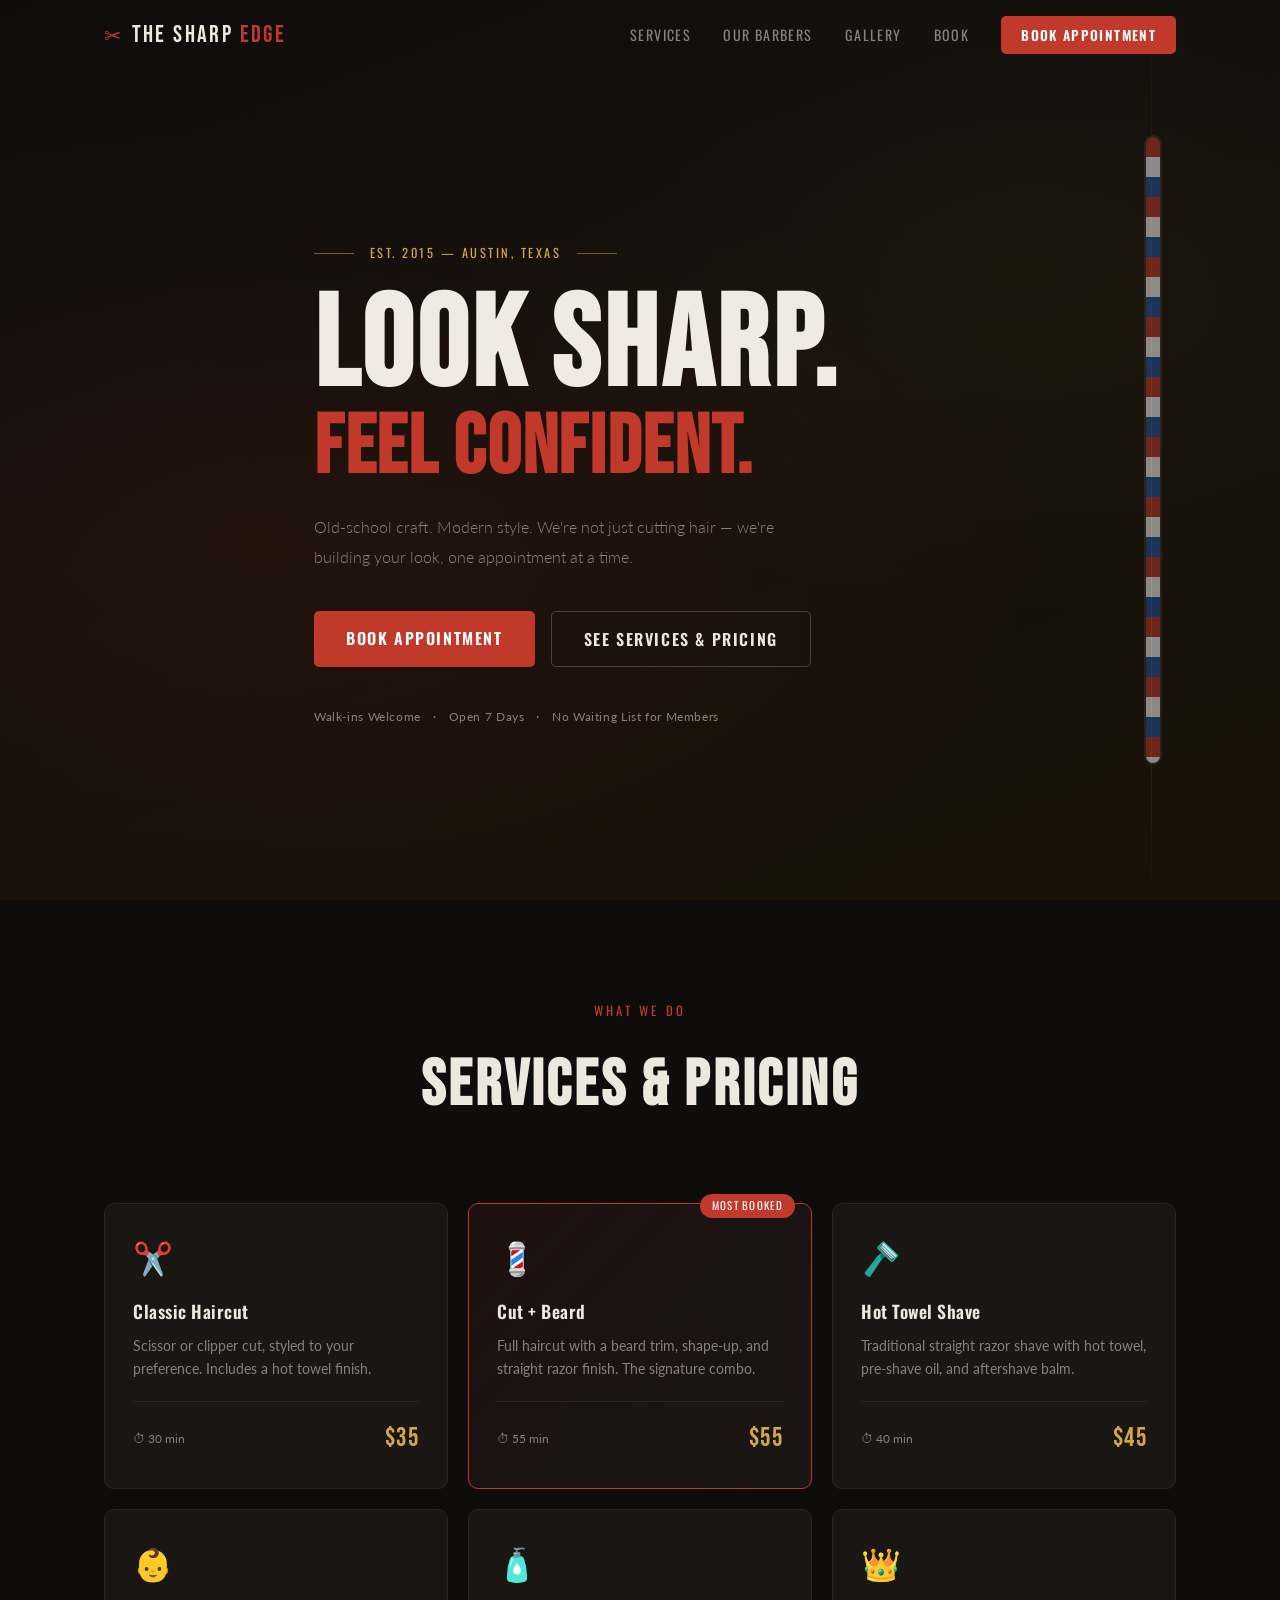
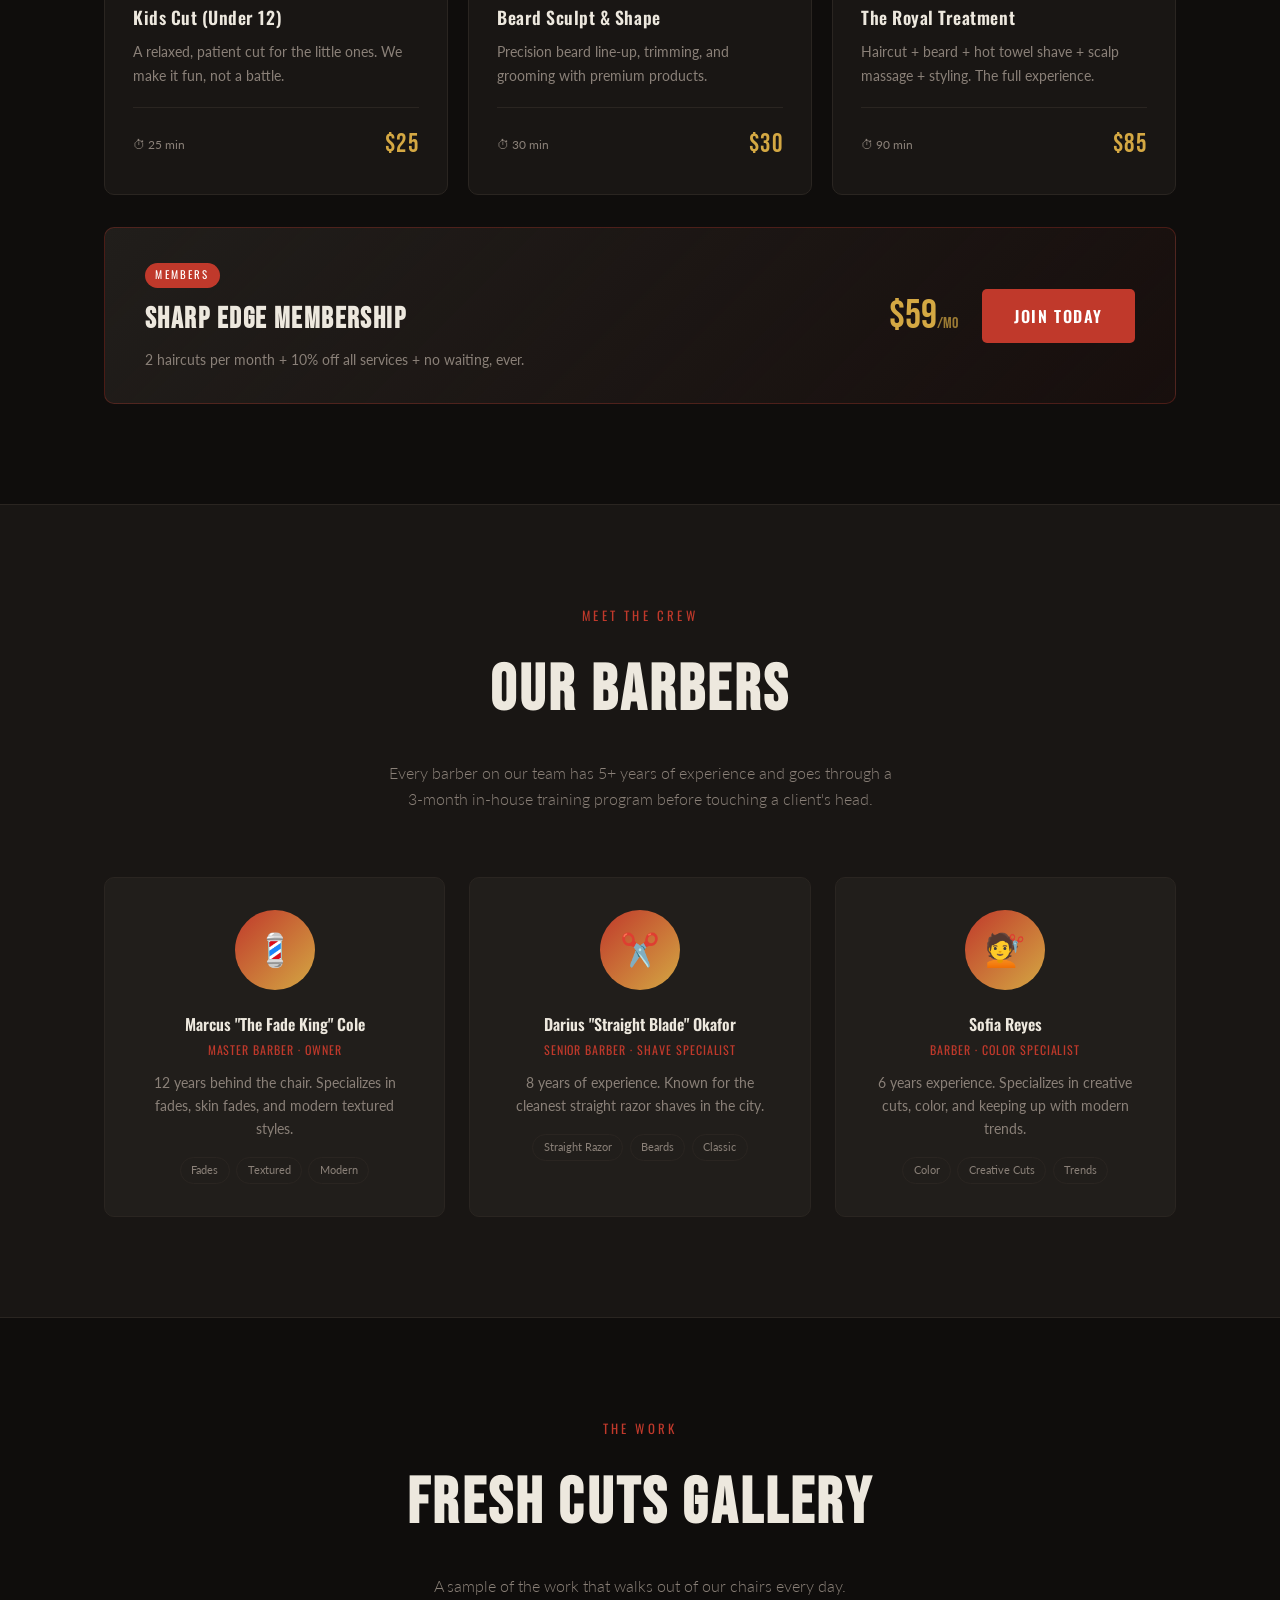
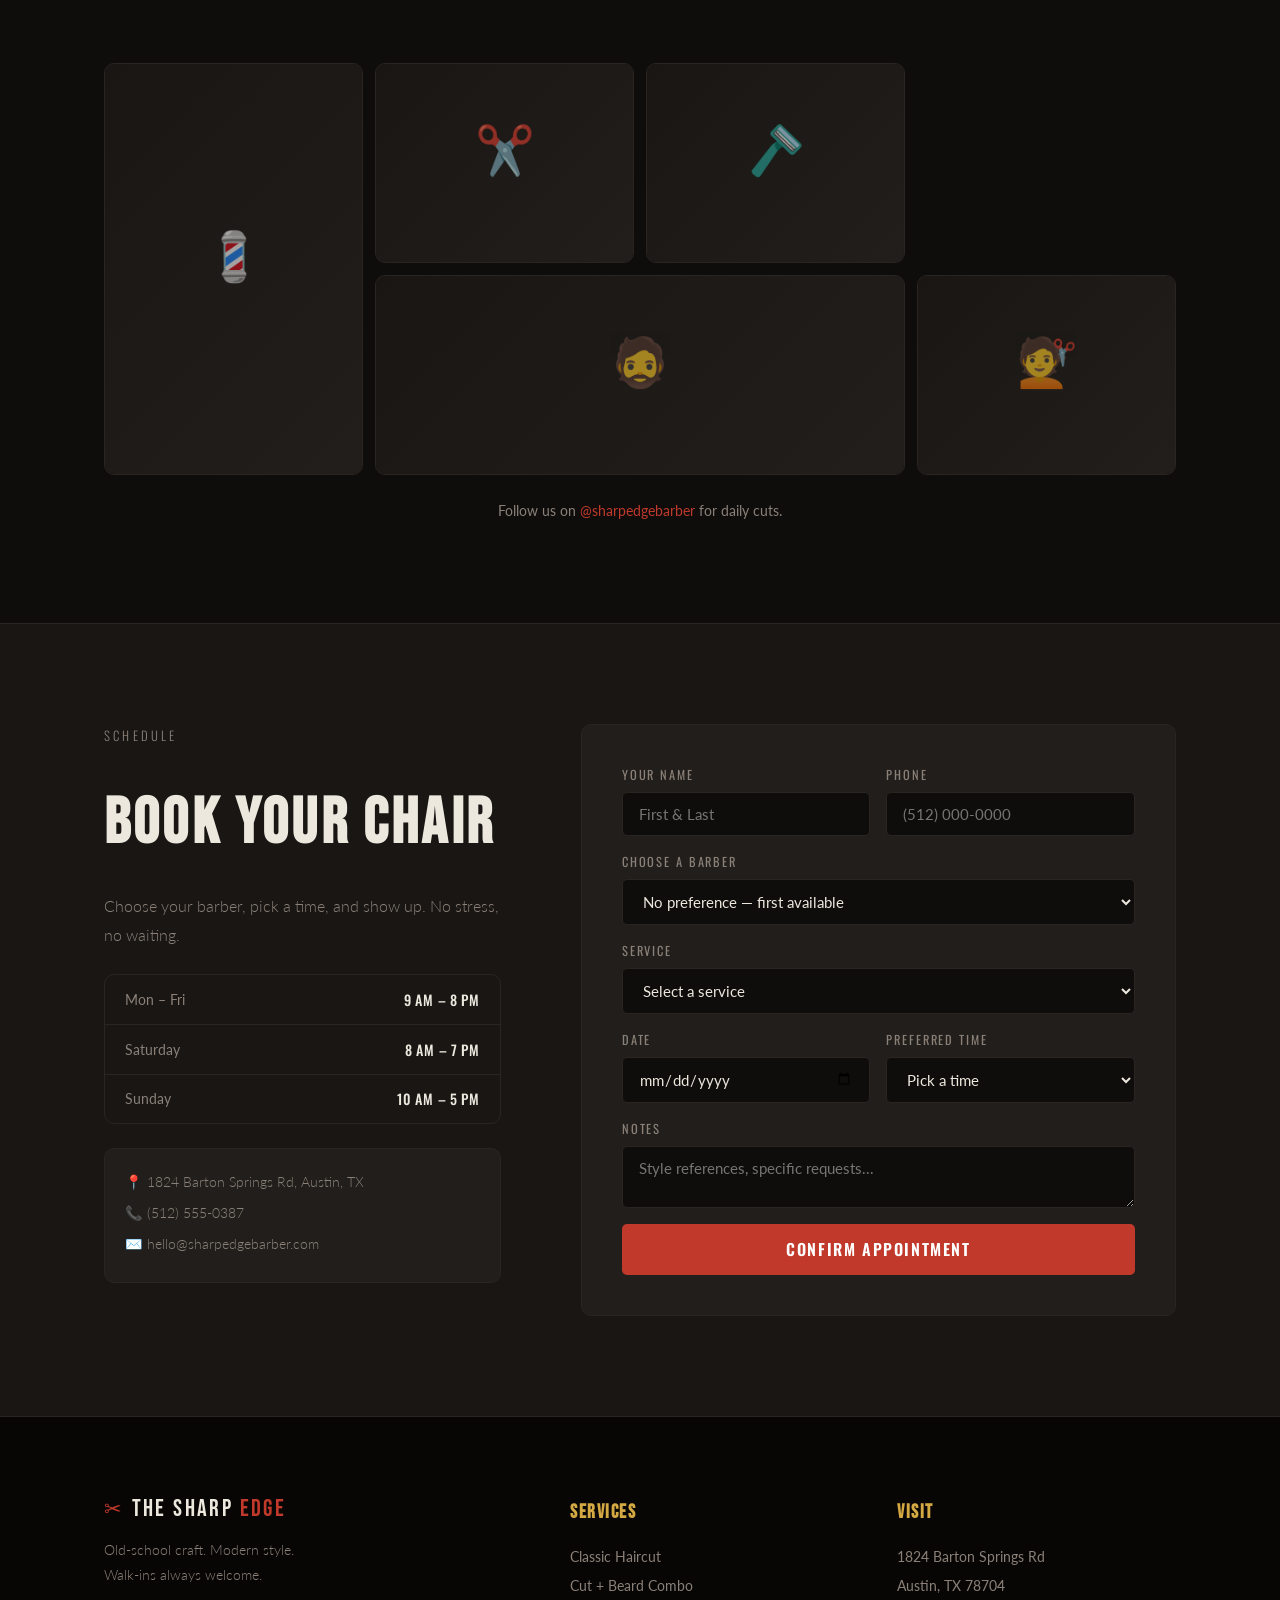
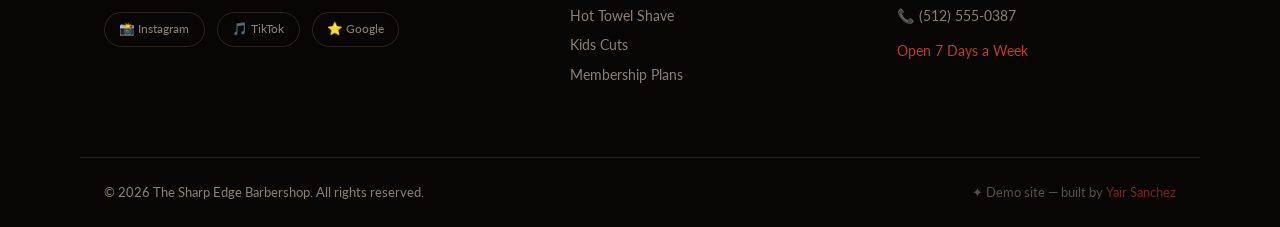
<file: barbershop/index.html>
<!DOCTYPE html>
<html lang="en">
<head>
  <meta charset="UTF-8" />
  <meta name="viewport" content="width=device-width, initial-scale=1.0" />
  <title>The Sharp Edge — Premium Barbershop</title>
  <link rel="preconnect" href="https://fonts.googleapis.com" />
  <link rel="preconnect" href="https://fonts.gstatic.com" crossorigin />
  <link href="https://fonts.googleapis.com/css2?family=Bebas+Neue&family=Oswald:wght@300;400;500;600&family=Lato:wght@300;400;700&display=swap" rel="stylesheet" />
  <link rel="stylesheet" href="styles.css" />
</head>
<body>

  <!-- NAV -->
  <header class="nav-header" id="navbar">
    <div class="container nav-inner">
      <a href="#home" class="logo">
        <span class="logo-scissors">✂</span>
        <span class="logo-text">THE SHARP <span class="logo-accent">EDGE</span></span>
      </a>
      <nav class="nav-links" id="navLinks">
        <a href="#services">Services</a>
        <a href="#team">Our Barbers</a>
        <a href="#gallery">Gallery</a>
        <a href="#book">Book</a>
        <a href="#book" class="btn btn-nav">Book Appointment</a>
      </nav>
      <button class="hamburger" id="hamburger" aria-label="Toggle menu">
        <span></span><span></span><span></span>
      </button>
    </div>
  </header>

  <!-- HERO -->
  <section class="hero" id="home">
    <div class="hero-stripe"></div>
    <div class="hero-content container">
      <div class="hero-eyebrow">
        <span class="eyebrow-line"></span>
        <span>Est. 2015 — Austin, Texas</span>
        <span class="eyebrow-line"></span>
      </div>
      <h1>LOOK SHARP.<br /><span class="hero-script">Feel Confident.</span></h1>
      <p class="hero-sub">Old-school craft. Modern style. We're not just cutting hair — we're building your look, one appointment at a time.</p>
      <div class="hero-btns">
        <a href="#book" class="btn btn-primary">Book Appointment</a>
        <a href="#services" class="btn btn-ghost">See Services & Pricing</a>
      </div>
      <div class="hero-tags">
        <span>Walk-ins Welcome</span>
        <span>·</span>
        <span>Open 7 Days</span>
        <span>·</span>
        <span>No Waiting List for Members</span>
      </div>
    </div>
    <div class="hero-pole">
      <div class="pole-inner">
        <div class="pole-stripe"></div>
      </div>
    </div>
  </section>

  <!-- SERVICES -->
  <section class="section" id="services">
    <div class="container">
      <div class="section-header">
        <p class="section-label">What We Do</p>
        <h2>Services & Pricing</h2>
      </div>
      <div class="services-grid">
        <div class="service-card">
          <div class="service-icon">✂️</div>
          <h3>Classic Haircut</h3>
          <p>Scissor or clipper cut, styled to your preference. Includes a hot towel finish.</p>
          <div class="service-footer">
            <span class="service-time">⏱ 30 min</span>
            <span class="service-price">$35</span>
          </div>
        </div>
        <div class="service-card featured-card">
          <div class="featured-label">Most Booked</div>
          <div class="service-icon">💈</div>
          <h3>Cut + Beard</h3>
          <p>Full haircut with a beard trim, shape-up, and straight razor finish. The signature combo.</p>
          <div class="service-footer">
            <span class="service-time">⏱ 55 min</span>
            <span class="service-price">$55</span>
          </div>
        </div>
        <div class="service-card">
          <div class="service-icon">🪒</div>
          <h3>Hot Towel Shave</h3>
          <p>Traditional straight razor shave with hot towel, pre-shave oil, and aftershave balm.</p>
          <div class="service-footer">
            <span class="service-time">⏱ 40 min</span>
            <span class="service-price">$45</span>
          </div>
        </div>
        <div class="service-card">
          <div class="service-icon">👶</div>
          <h3>Kids Cut (Under 12)</h3>
          <p>A relaxed, patient cut for the little ones. We make it fun, not a battle.</p>
          <div class="service-footer">
            <span class="service-time">⏱ 25 min</span>
            <span class="service-price">$25</span>
          </div>
        </div>
        <div class="service-card">
          <div class="service-icon">🧴</div>
          <h3>Beard Sculpt & Shape</h3>
          <p>Precision beard line-up, trimming, and grooming with premium products.</p>
          <div class="service-footer">
            <span class="service-time">⏱ 30 min</span>
            <span class="service-price">$30</span>
          </div>
        </div>
        <div class="service-card">
          <div class="service-icon">👑</div>
          <h3>The Royal Treatment</h3>
          <p>Haircut + beard + hot towel shave + scalp massage + styling. The full experience.</p>
          <div class="service-footer">
            <span class="service-time">⏱ 90 min</span>
            <span class="service-price">$85</span>
          </div>
        </div>
      </div>
      <div class="membership-banner">
        <div class="mb-left">
          <span class="mb-badge">MEMBERS</span>
          <h3>Sharp Edge Membership</h3>
          <p>2 haircuts per month + 10% off all services + no waiting, ever.</p>
        </div>
        <div class="mb-right">
          <span class="mb-price">$59<small>/mo</small></span>
          <a href="#book" class="btn btn-primary">Join Today</a>
        </div>
      </div>
    </div>
  </section>

  <!-- TEAM -->
  <section class="section team-section" id="team">
    <div class="container">
      <div class="section-header">
        <p class="section-label">Meet the Crew</p>
        <h2>Our Barbers</h2>
        <p class="section-sub">Every barber on our team has 5+ years of experience and goes through a 3-month in-house training program before touching a client's head.</p>
      </div>
      <div class="team-grid">
        <div class="barber-card">
          <div class="barber-avatar">
            <div class="avatar-circle">💈</div>
          </div>
          <div class="barber-info">
            <h3>Marcus "The Fade King" Cole</h3>
            <span class="barber-title">Master Barber · Owner</span>
            <p>12 years behind the chair. Specializes in fades, skin fades, and modern textured styles.</p>
            <div class="barber-tags">
              <span>Fades</span><span>Textured</span><span>Modern</span>
            </div>
          </div>
        </div>
        <div class="barber-card">
          <div class="barber-avatar">
            <div class="avatar-circle">✂️</div>
          </div>
          <div class="barber-info">
            <h3>Darius "Straight Blade" Okafor</h3>
            <span class="barber-title">Senior Barber · Shave Specialist</span>
            <p>8 years of experience. Known for the cleanest straight razor shaves in the city.</p>
            <div class="barber-tags">
              <span>Straight Razor</span><span>Beards</span><span>Classic</span>
            </div>
          </div>
        </div>
        <div class="barber-card">
          <div class="barber-avatar">
            <div class="avatar-circle">💇</div>
          </div>
          <div class="barber-info">
            <h3>Sofia Reyes</h3>
            <span class="barber-title">Barber · Color Specialist</span>
            <p>6 years experience. Specializes in creative cuts, color, and keeping up with modern trends.</p>
            <div class="barber-tags">
              <span>Color</span><span>Creative Cuts</span><span>Trends</span>
            </div>
          </div>
        </div>
      </div>
    </div>
  </section>

  <!-- GALLERY -->
  <section class="section gallery-section" id="gallery">
    <div class="container">
      <div class="section-header">
        <p class="section-label">The Work</p>
        <h2>Fresh Cuts Gallery</h2>
        <p class="section-sub">A sample of the work that walks out of our chairs every day.</p>
      </div>
      <div class="gallery-grid">
        <div class="gallery-item gi-tall">
          <div class="gi-inner">
            <div class="gi-emoji">💈</div>
            <div class="gi-label">Skin Fade + Line Up</div>
          </div>
        </div>
        <div class="gallery-item">
          <div class="gi-inner">
            <div class="gi-emoji">✂️</div>
            <div class="gi-label">Classic Taper</div>
          </div>
        </div>
        <div class="gallery-item">
          <div class="gi-inner">
            <div class="gi-emoji">🪒</div>
            <div class="gi-label">Hot Towel Shave</div>
          </div>
        </div>
        <div class="gallery-item gi-wide">
          <div class="gi-inner">
            <div class="gi-emoji">🧔</div>
            <div class="gi-label">Beard Sculpt</div>
          </div>
        </div>
        <div class="gallery-item">
          <div class="gi-inner">
            <div class="gi-emoji">💇</div>
            <div class="gi-label">Modern Textured</div>
          </div>
        </div>
      </div>
      <p class="gallery-cta">Follow us on <a href="#" class="social-link">@sharpedgebarber</a> for daily cuts.</p>
    </div>
  </section>

  <!-- BOOK -->
  <section class="section book-section" id="book">
    <div class="container book-inner">
      <div class="book-info">
        <p class="section-label">Schedule</p>
        <h2>Book Your Chair</h2>
        <p>Choose your barber, pick a time, and show up. No stress, no waiting.</p>
        <div class="hours-grid">
          <div class="hours-row"><span>Mon – Fri</span><span>9 AM – 8 PM</span></div>
          <div class="hours-row"><span>Saturday</span><span>8 AM – 7 PM</span></div>
          <div class="hours-row"><span>Sunday</span><span>10 AM – 5 PM</span></div>
        </div>
        <div class="location-card">
          <p>📍 1824 Barton Springs Rd, Austin, TX</p>
          <p>📞 (512) 555-0387</p>
          <p>✉️ hello@sharpedgebarber.com</p>
        </div>
      </div>
      <form class="book-form" onsubmit="handleBook(event)">
        <div class="form-row">
          <div class="form-group">
            <label>Your Name</label>
            <input type="text" placeholder="First & Last" required />
          </div>
          <div class="form-group">
            <label>Phone</label>
            <input type="tel" placeholder="(512) 000-0000" required />
          </div>
        </div>
        <div class="form-group">
          <label>Choose a Barber</label>
          <select required>
            <option value="">No preference — first available</option>
            <option>Marcus Cole</option>
            <option>Darius Okafor</option>
            <option>Sofia Reyes</option>
          </select>
        </div>
        <div class="form-group">
          <label>Service</label>
          <select required>
            <option value="">Select a service</option>
            <option>Classic Haircut — $35</option>
            <option>Cut + Beard — $55</option>
            <option>Hot Towel Shave — $45</option>
            <option>Kids Cut — $25</option>
            <option>Beard Sculpt & Shape — $30</option>
            <option>The Royal Treatment — $85</option>
          </select>
        </div>
        <div class="form-row">
          <div class="form-group">
            <label>Date</label>
            <input type="date" required />
          </div>
          <div class="form-group">
            <label>Preferred Time</label>
            <select required>
              <option value="">Pick a time</option>
              <option>9:00 AM</option><option>9:30 AM</option><option>10:00 AM</option>
              <option>10:30 AM</option><option>11:00 AM</option><option>11:30 AM</option>
              <option>12:00 PM</option><option>1:00 PM</option><option>2:00 PM</option>
              <option>3:00 PM</option><option>4:00 PM</option><option>5:00 PM</option>
              <option>6:00 PM</option><option>7:00 PM</option>
            </select>
          </div>
        </div>
        <div class="form-group">
          <label>Notes</label>
          <textarea rows="2" placeholder="Style references, specific requests..."></textarea>
        </div>
        <button type="submit" class="btn btn-primary btn-full">Confirm Appointment</button>
        <div class="form-success hidden" id="bookSuccess">
          ✅ You're booked! We'll send a confirmation text shortly.
        </div>
      </form>
    </div>
  </section>

  <!-- FOOTER -->
  <footer class="footer" id="contact">
    <div class="container footer-inner">
      <div class="footer-brand">
        <a href="#home" class="logo logo-footer">
          <span class="logo-scissors">✂</span>
          <span class="logo-text">THE SHARP <span class="logo-accent">EDGE</span></span>
        </a>
        <p>Old-school craft. Modern style.<br />Walk-ins always welcome.</p>
        <div class="social-links">
          <a href="#">📸 Instagram</a>
          <a href="#">🎵 TikTok</a>
          <a href="#">⭐ Google</a>
        </div>
      </div>
      <div class="footer-col">
        <h4>Services</h4>
        <p>Classic Haircut</p>
        <p>Cut + Beard Combo</p>
        <p>Hot Towel Shave</p>
        <p>Kids Cuts</p>
        <p>Membership Plans</p>
      </div>
      <div class="footer-col">
        <h4>Visit</h4>
        <p>1824 Barton Springs Rd</p>
        <p>Austin, TX 78704</p>
        <p>📞 (512) 555-0387</p>
        <p style="margin-top:0.75rem; color: var(--red)">Open 7 Days a Week</p>
      </div>
    </div>
    <div class="footer-bottom">
      <p>&copy; 2026 The Sharp Edge Barbershop. All rights reserved.</p>
      <p class="demo-note">✦ Demo site — built by <a href="#">Yair Sanchez</a></p>
    </div>
  </footer>

  <script src="script.js"></script>
</body>
</html>
</file>
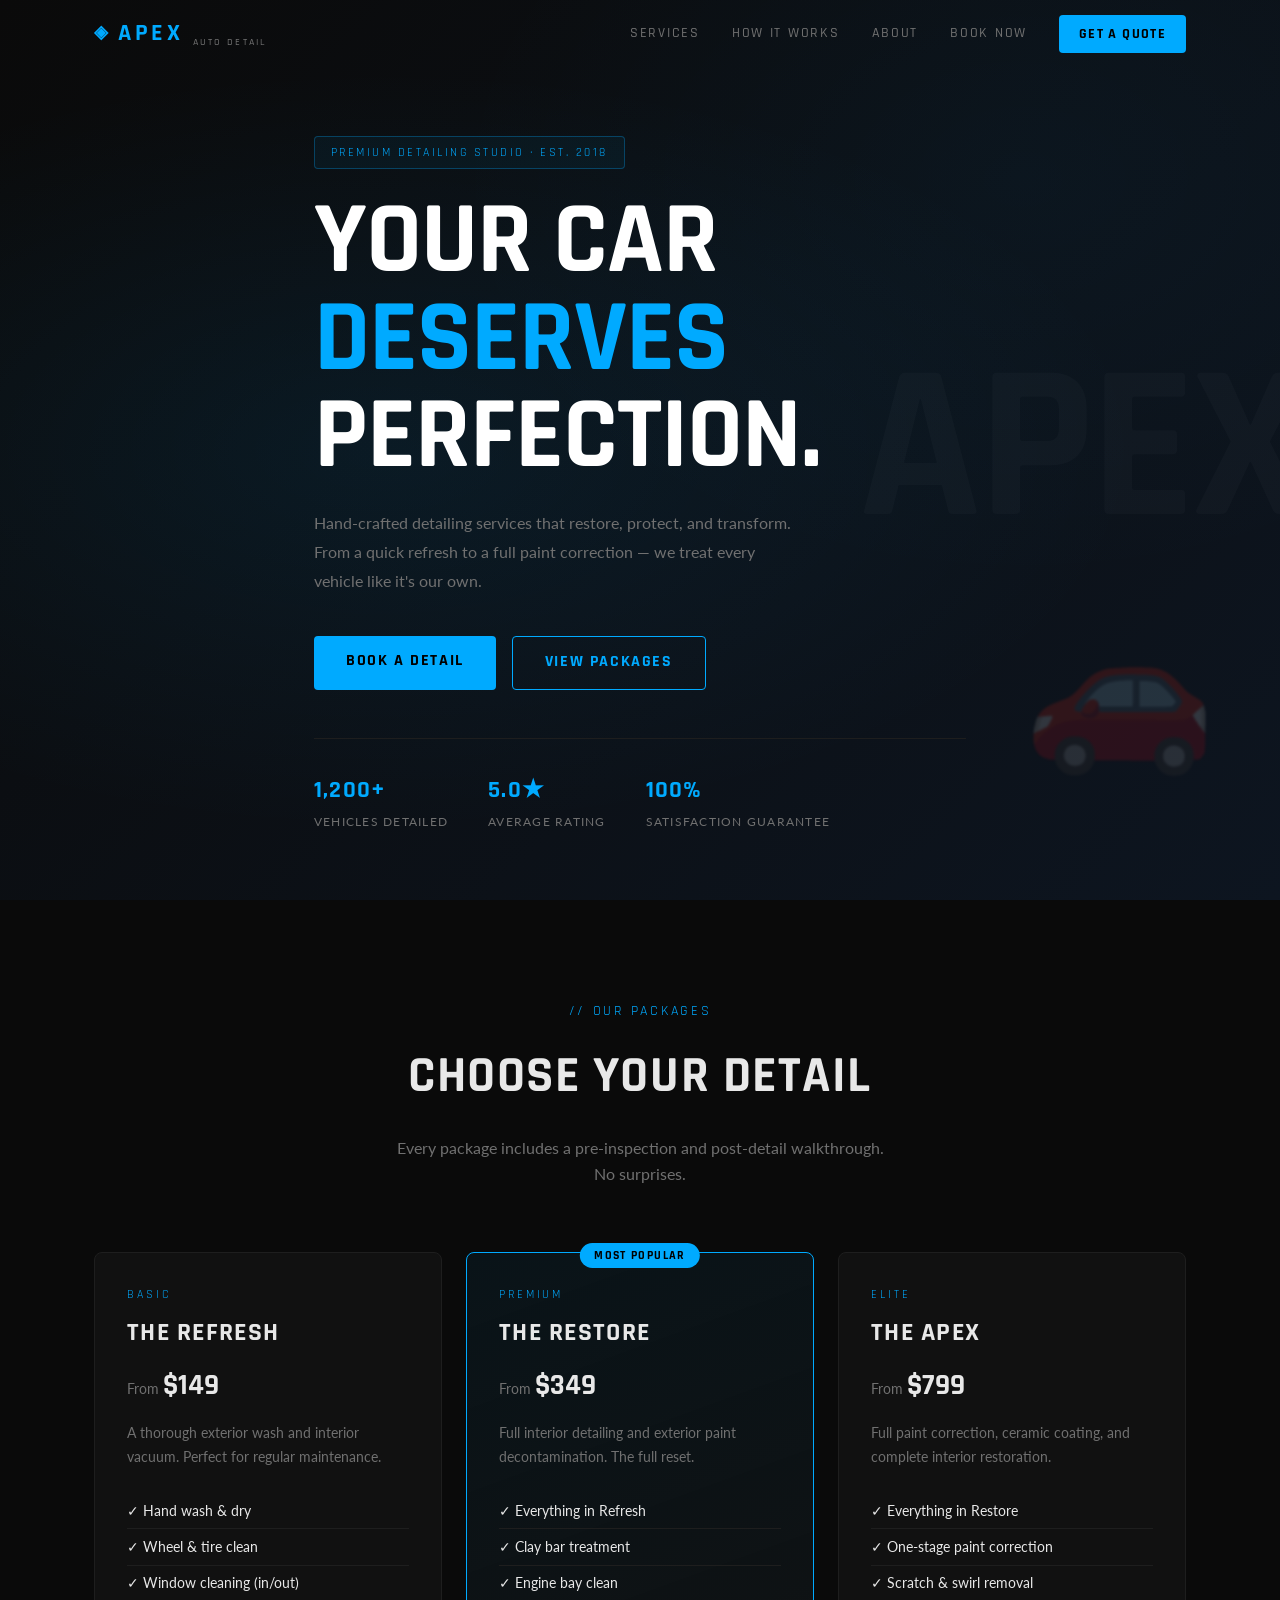
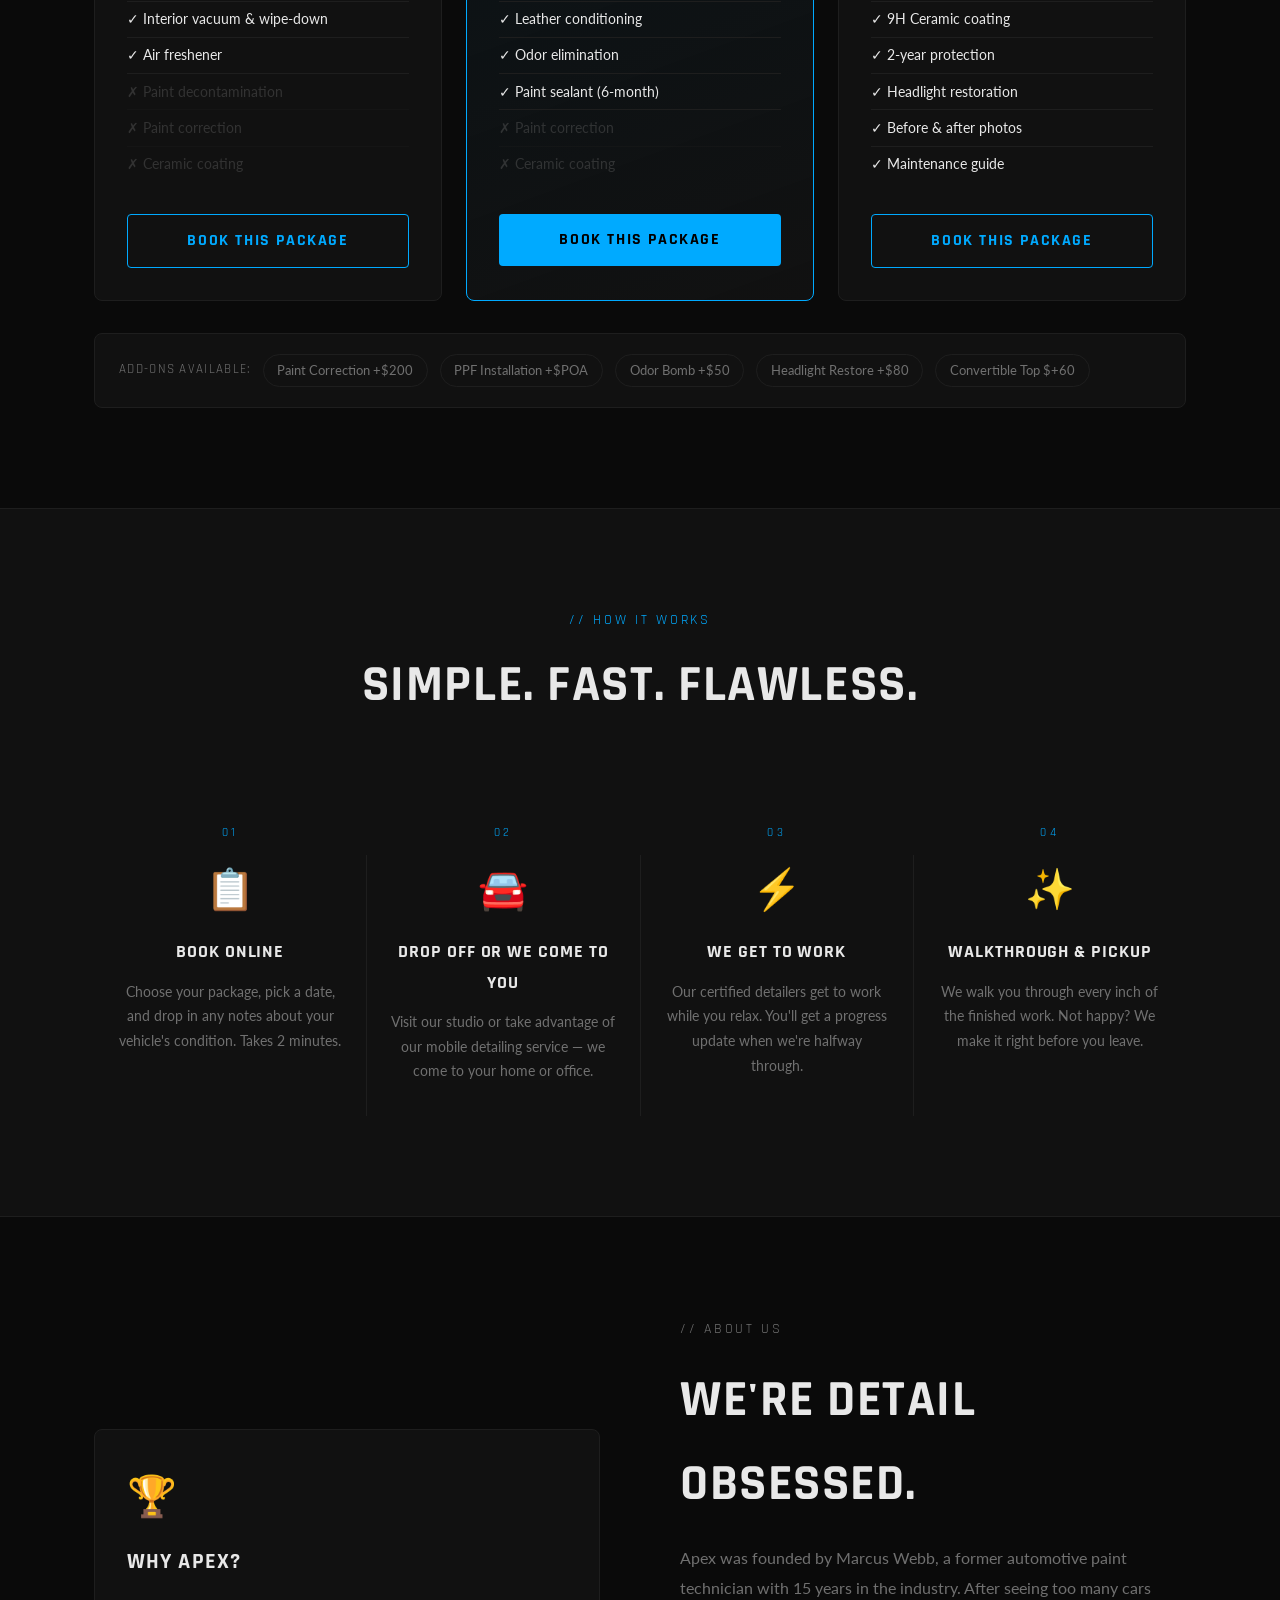
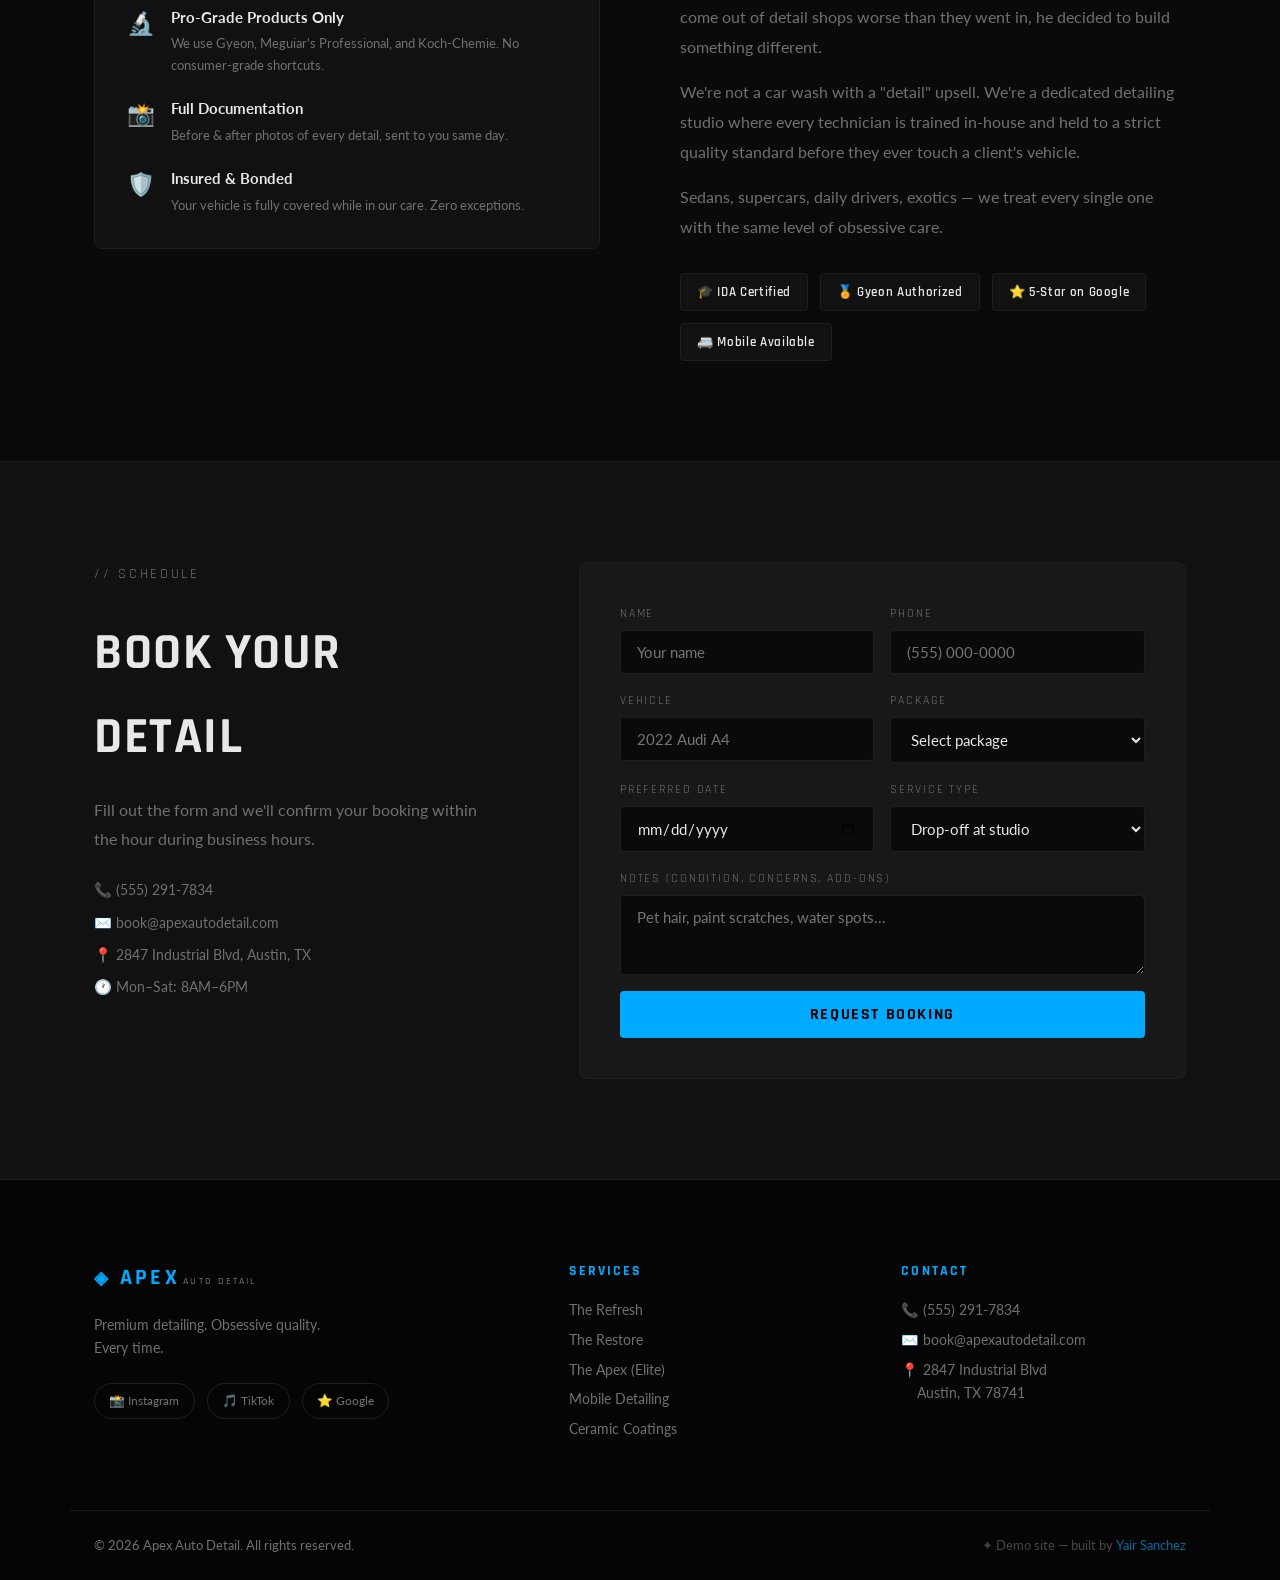
<file: car-detailing/index.html>
<!DOCTYPE html>
<html lang="en">
<head>
  <meta charset="UTF-8" />
  <meta name="viewport" content="width=device-width, initial-scale=1.0" />
  <title>Apex Auto Detail — Premium Car Detailing</title>
  <link rel="preconnect" href="https://fonts.googleapis.com" />
  <link rel="preconnect" href="https://fonts.gstatic.com" crossorigin />
  <link href="https://fonts.googleapis.com/css2?family=Rajdhani:wght@400;500;600;700&family=Lato:wght@300;400;700&display=swap" rel="stylesheet" />
  <link rel="stylesheet" href="styles.css" />
</head>
<body>

  <!-- NAV -->
  <header class="nav-header" id="navbar">
    <div class="container nav-inner">
      <a href="#home" class="logo"><span class="logo-icon">◈</span> APEX<span class="logo-sub">AUTO DETAIL</span></a>
      <nav class="nav-links" id="navLinks">
        <a href="#services">Services</a>
        <a href="#process">How It Works</a>
        <a href="#about">About</a>
        <a href="#book">Book Now</a>
        <a href="#book" class="btn btn-nav">Get a Quote</a>
      </nav>
      <button class="hamburger" id="hamburger" aria-label="Toggle menu">
        <span></span><span></span><span></span>
      </button>
    </div>
  </header>

  <!-- HERO -->
  <section class="hero" id="home">
    <div class="hero-bg-text">APEX</div>
    <div class="hero-content container">
      <div class="hero-badge">Premium Detailing Studio · Est. 2018</div>
      <h1>YOUR CAR<br /><span class="hero-accent">DESERVES</span><br />PERFECTION.</h1>
      <p class="hero-sub">Hand-crafted detailing services that restore, protect, and transform. From a quick refresh to a full paint correction — we treat every vehicle like it's our own.</p>
      <div class="hero-btns">
        <a href="#book" class="btn btn-primary">Book a Detail</a>
        <a href="#services" class="btn btn-outline">View Packages</a>
      </div>
      <div class="hero-stats">
        <div class="hero-stat"><span>1,200+</span>Vehicles Detailed</div>
        <div class="hero-stat"><span>5.0★</span>Average Rating</div>
        <div class="hero-stat"><span>100%</span>Satisfaction Guarantee</div>
      </div>
    </div>
    <div class="hero-car">🚗</div>
  </section>

  <!-- SERVICES -->
  <section class="section" id="services">
    <div class="container">
      <div class="section-header">
        <p class="section-label">// Our Packages</p>
        <h2>Choose Your Detail</h2>
        <p class="section-sub">Every package includes a pre-inspection and post-detail walkthrough. No surprises.</p>
      </div>

      <div class="packages-grid">
        <div class="package-card">
          <div class="package-tier">Basic</div>
          <h3>The Refresh</h3>
          <div class="package-price">From <span>$149</span></div>
          <p class="package-desc">A thorough exterior wash and interior vacuum. Perfect for regular maintenance.</p>
          <ul class="package-list">
            <li>✓ Hand wash & dry</li>
            <li>✓ Wheel & tire clean</li>
            <li>✓ Window cleaning (in/out)</li>
            <li>✓ Interior vacuum & wipe-down</li>
            <li>✓ Air freshener</li>
            <li class="na">✗ Paint decontamination</li>
            <li class="na">✗ Paint correction</li>
            <li class="na">✗ Ceramic coating</li>
          </ul>
          <a href="#book" class="btn btn-outline btn-full">Book This Package</a>
        </div>

        <div class="package-card featured">
          <div class="featured-badge">Most Popular</div>
          <div class="package-tier">Premium</div>
          <h3>The Restore</h3>
          <div class="package-price">From <span>$349</span></div>
          <p class="package-desc">Full interior detailing and exterior paint decontamination. The full reset.</p>
          <ul class="package-list">
            <li>✓ Everything in Refresh</li>
            <li>✓ Clay bar treatment</li>
            <li>✓ Engine bay clean</li>
            <li>✓ Leather conditioning</li>
            <li>✓ Odor elimination</li>
            <li>✓ Paint sealant (6-month)</li>
            <li class="na">✗ Paint correction</li>
            <li class="na">✗ Ceramic coating</li>
          </ul>
          <a href="#book" class="btn btn-primary btn-full">Book This Package</a>
        </div>

        <div class="package-card">
          <div class="package-tier">Elite</div>
          <h3>The Apex</h3>
          <div class="package-price">From <span>$799</span></div>
          <p class="package-desc">Full paint correction, ceramic coating, and complete interior restoration.</p>
          <ul class="package-list">
            <li>✓ Everything in Restore</li>
            <li>✓ One-stage paint correction</li>
            <li>✓ Scratch & swirl removal</li>
            <li>✓ 9H Ceramic coating</li>
            <li>✓ 2-year protection</li>
            <li>✓ Headlight restoration</li>
            <li>✓ Before & after photos</li>
            <li>✓ Maintenance guide</li>
          </ul>
          <a href="#book" class="btn btn-outline btn-full">Book This Package</a>
        </div>
      </div>

      <div class="addons-bar">
        <span class="addons-label">Add-ons Available:</span>
        <span class="addon-tag">Paint Correction +$200</span>
        <span class="addon-tag">PPF Installation +$POA</span>
        <span class="addon-tag">Odor Bomb +$50</span>
        <span class="addon-tag">Headlight Restore +$80</span>
        <span class="addon-tag">Convertible Top $+60</span>
      </div>
    </div>
  </section>

  <!-- PROCESS -->
  <section class="section process-section" id="process">
    <div class="container">
      <div class="section-header">
        <p class="section-label">// How It Works</p>
        <h2>Simple. Fast. Flawless.</h2>
      </div>
      <div class="process-grid">
        <div class="process-step">
          <div class="step-num">01</div>
          <div class="step-icon">📋</div>
          <h3>Book Online</h3>
          <p>Choose your package, pick a date, and drop in any notes about your vehicle's condition. Takes 2 minutes.</p>
        </div>
        <div class="process-connector"></div>
        <div class="process-step">
          <div class="step-num">02</div>
          <div class="step-icon">🚘</div>
          <h3>Drop Off or We Come to You</h3>
          <p>Visit our studio or take advantage of our mobile detailing service — we come to your home or office.</p>
        </div>
        <div class="process-connector"></div>
        <div class="process-step">
          <div class="step-num">03</div>
          <div class="step-icon">⚡</div>
          <h3>We Get to Work</h3>
          <p>Our certified detailers get to work while you relax. You'll get a progress update when we're halfway through.</p>
        </div>
        <div class="process-connector"></div>
        <div class="process-step">
          <div class="step-num">04</div>
          <div class="step-icon">✨</div>
          <h3>Walkthrough & Pickup</h3>
          <p>We walk you through every inch of the finished work. Not happy? We make it right before you leave.</p>
        </div>
      </div>
    </div>
  </section>

  <!-- ABOUT -->
  <section class="section about-section" id="about">
    <div class="container about-grid">
      <div class="about-visual">
        <div class="about-main-card">
          <div class="about-icon">🏆</div>
          <h3>Why Apex?</h3>
          <div class="about-points">
            <div class="about-point">
              <span class="ap-icon">🔬</span>
              <div><strong>Pro-Grade Products Only</strong><p>We use Gyeon, Meguiar's Professional, and Koch-Chemie. No consumer-grade shortcuts.</p></div>
            </div>
            <div class="about-point">
              <span class="ap-icon">📸</span>
              <div><strong>Full Documentation</strong><p>Before & after photos of every detail, sent to you same day.</p></div>
            </div>
            <div class="about-point">
              <span class="ap-icon">🛡️</span>
              <div><strong>Insured & Bonded</strong><p>Your vehicle is fully covered while in our care. Zero exceptions.</p></div>
            </div>
          </div>
        </div>
      </div>
      <div class="about-text">
        <p class="section-label">// About Us</p>
        <h2>We're Detail Obsessed.</h2>
        <p>Apex was founded by Marcus Webb, a former automotive paint technician with 15 years in the industry. After seeing too many cars come out of detail shops worse than they went in, he decided to build something different.</p>
        <p>We're not a car wash with a "detail" upsell. We're a dedicated detailing studio where every technician is trained in-house and held to a strict quality standard before they ever touch a client's vehicle.</p>
        <p>Sedans, supercars, daily drivers, exotics — we treat every single one with the same level of obsessive care.</p>
        <div class="credentials">
          <div class="cred">🎓 IDA Certified</div>
          <div class="cred">🏅 Gyeon Authorized</div>
          <div class="cred">⭐ 5-Star on Google</div>
          <div class="cred">🚐 Mobile Available</div>
        </div>
      </div>
    </div>
  </section>

  <!-- BOOK -->
  <section class="section book-section" id="book">
    <div class="container book-inner">
      <div class="book-text">
        <p class="section-label">// Schedule</p>
        <h2>Book Your Detail</h2>
        <p>Fill out the form and we'll confirm your booking within the hour during business hours.</p>
        <div class="contact-info">
          <p>📞 (555) 291-7834</p>
          <p>✉️ book@apexautodetail.com</p>
          <p>📍 2847 Industrial Blvd, Austin, TX</p>
          <p>🕐 Mon–Sat: 8AM–6PM</p>
        </div>
      </div>
      <form class="book-form" onsubmit="handleBook(event)">
        <div class="form-row">
          <div class="form-group">
            <label>Name</label>
            <input type="text" placeholder="Your name" required />
          </div>
          <div class="form-group">
            <label>Phone</label>
            <input type="tel" placeholder="(555) 000-0000" required />
          </div>
        </div>
        <div class="form-row">
          <div class="form-group">
            <label>Vehicle</label>
            <input type="text" placeholder="2022 Audi A4" required />
          </div>
          <div class="form-group">
            <label>Package</label>
            <select required>
              <option value="">Select package</option>
              <option>The Refresh — from $149</option>
              <option>The Restore — from $349</option>
              <option>The Apex — from $799</option>
              <option>Not sure — need a quote</option>
            </select>
          </div>
        </div>
        <div class="form-row">
          <div class="form-group">
            <label>Preferred Date</label>
            <input type="date" required />
          </div>
          <div class="form-group">
            <label>Service Type</label>
            <select>
              <option>Drop-off at studio</option>
              <option>Mobile (we come to you)</option>
            </select>
          </div>
        </div>
        <div class="form-group">
          <label>Notes (condition, concerns, add-ons)</label>
          <textarea rows="3" placeholder="Pet hair, paint scratches, water spots..."></textarea>
        </div>
        <button type="submit" class="btn btn-primary btn-full">Request Booking</button>
        <div class="form-success hidden" id="bookSuccess">
          ✅ Request received! We'll confirm within the hour.
        </div>
      </form>
    </div>
  </section>

  <!-- FOOTER -->
  <footer class="footer" id="contact">
    <div class="container footer-inner">
      <div class="footer-brand">
        <a href="#home" class="logo logo-footer"><span class="logo-icon">◈</span> APEX<span class="logo-sub">AUTO DETAIL</span></a>
        <p>Premium detailing. Obsessive quality. Every time.</p>
        <div class="social-links">
          <a href="#">📸 Instagram</a>
          <a href="#">🎵 TikTok</a>
          <a href="#">⭐ Google</a>
        </div>
      </div>
      <div class="footer-col">
        <h4>Services</h4>
        <p>The Refresh</p>
        <p>The Restore</p>
        <p>The Apex (Elite)</p>
        <p>Mobile Detailing</p>
        <p>Ceramic Coatings</p>
      </div>
      <div class="footer-col">
        <h4>Contact</h4>
        <p>📞 (555) 291-7834</p>
        <p>✉️ book@apexautodetail.com</p>
        <p>📍 2847 Industrial Blvd<br />&nbsp;&nbsp;&nbsp;&nbsp;Austin, TX 78741</p>
      </div>
    </div>
    <div class="footer-bottom">
      <p>&copy; 2026 Apex Auto Detail. All rights reserved.</p>
      <p class="demo-note">✦ Demo site — built by <a href="#">Yair Sanchez</a></p>
    </div>
  </footer>

  <script src="script.js"></script>
</body>
</html>
</file>
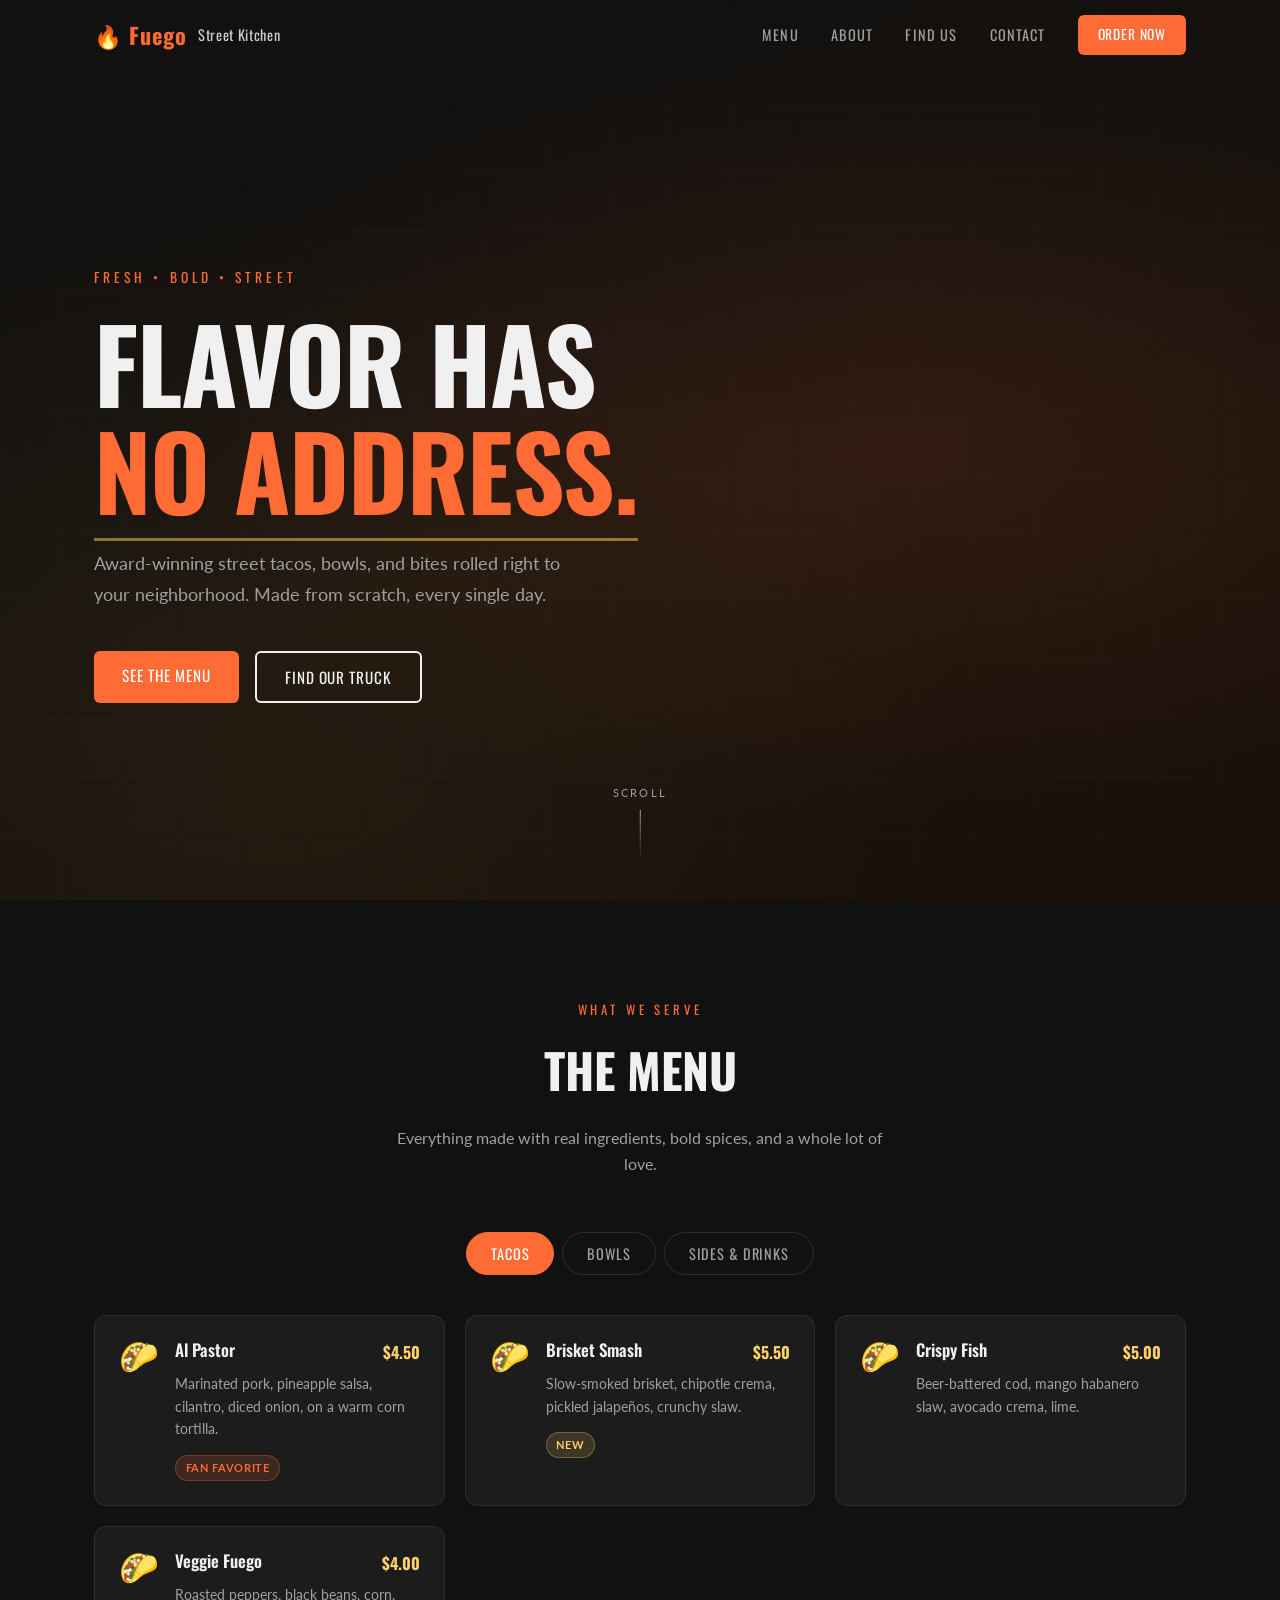
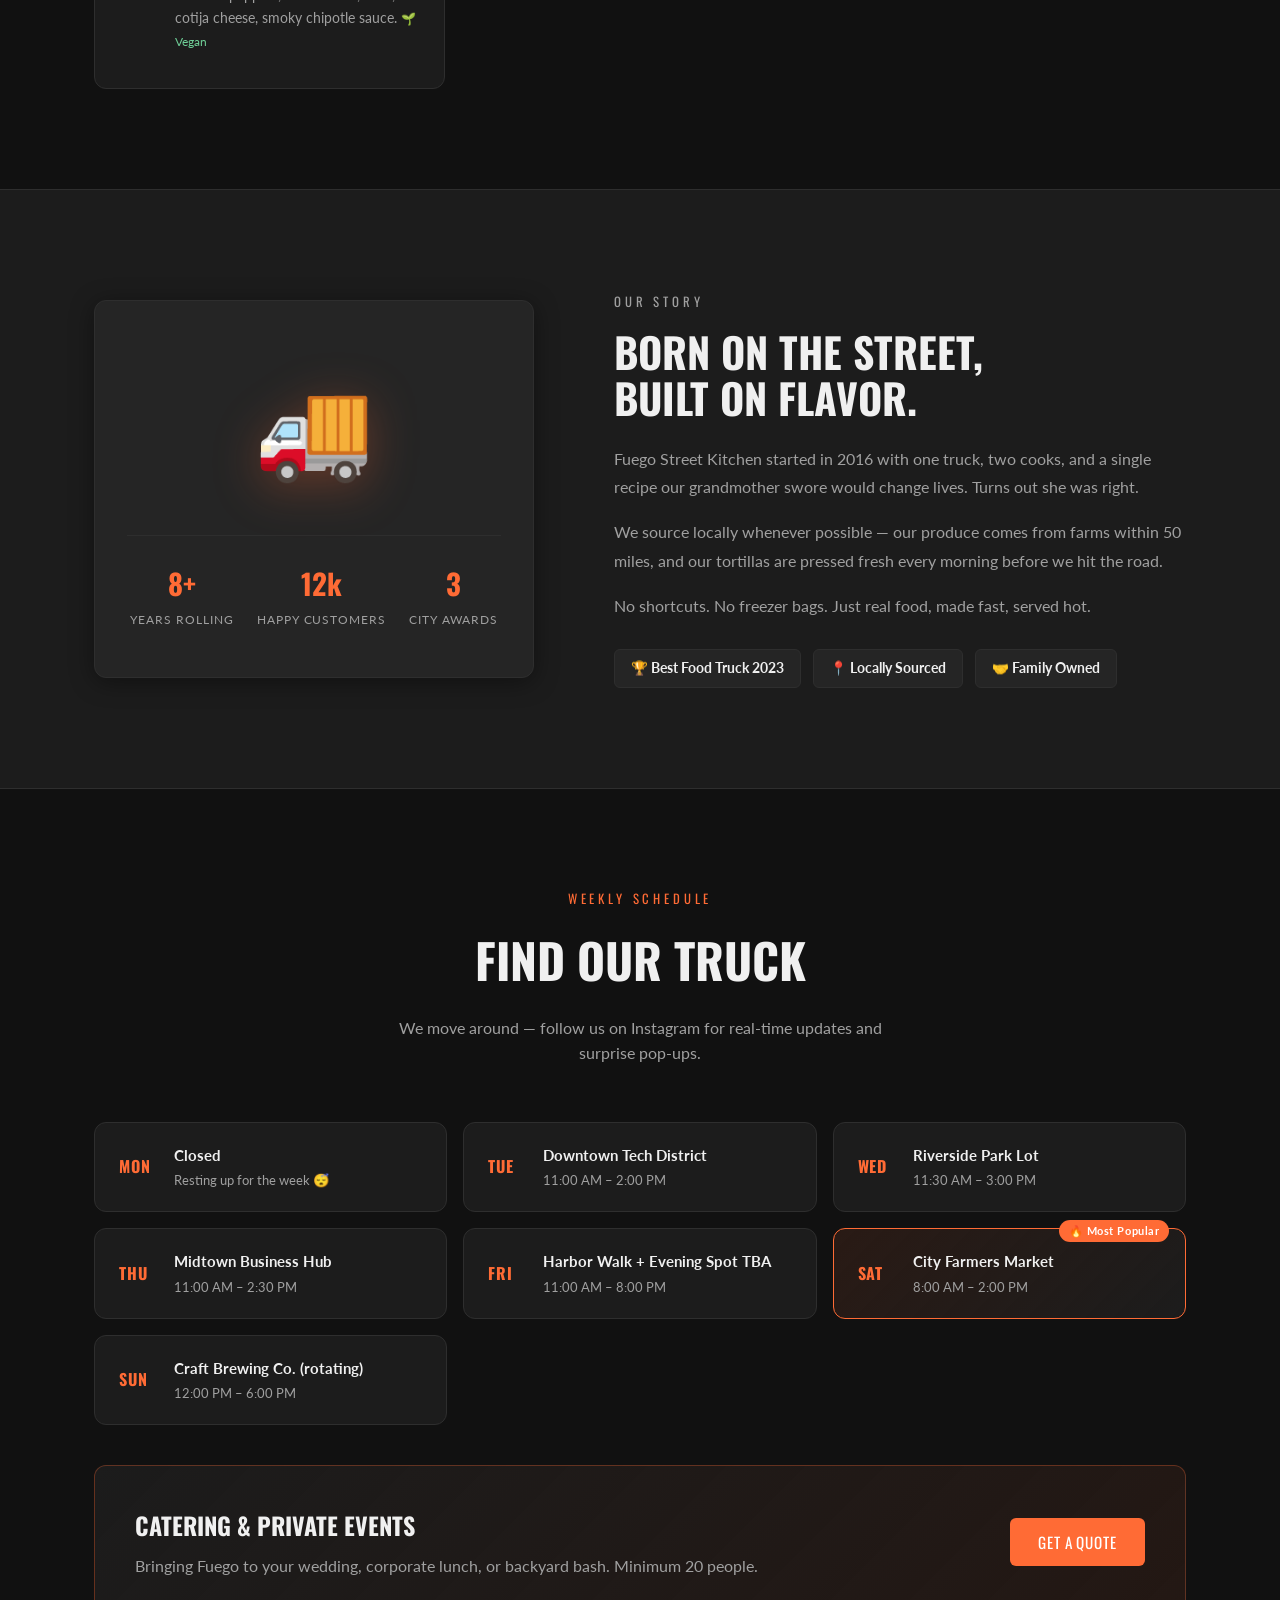
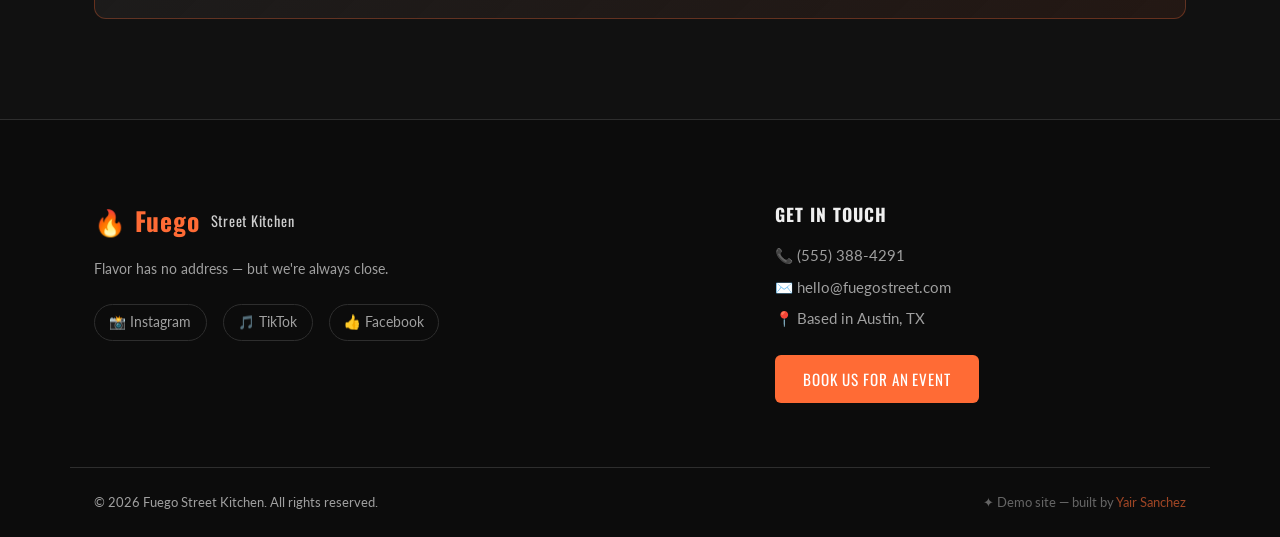
<file: food-truck/index.html>
<!DOCTYPE html>
<html lang="en">
<head>
  <meta charset="UTF-8" />
  <meta name="viewport" content="width=device-width, initial-scale=1.0" />
  <title>Fuego Street Kitchen — Food Truck</title>
  <link rel="preconnect" href="https://fonts.googleapis.com" />
  <link rel="preconnect" href="https://fonts.gstatic.com" crossorigin />
  <link href="https://fonts.googleapis.com/css2?family=Oswald:wght@400;600;700&family=Lato:wght@300;400;700&display=swap" rel="stylesheet" />
  <link rel="stylesheet" href="styles.css" />
</head>
<body>

  <!-- NAV -->
  <header class="nav-header" id="navbar">
    <div class="container nav-inner">
      <a href="#home" class="logo">🔥 Fuego<span>Street Kitchen</span></a>
      <nav class="nav-links" id="navLinks">
        <a href="#menu">Menu</a>
        <a href="#about">About</a>
        <a href="#findus">Find Us</a>
        <a href="#contact">Contact</a>
        <a href="#contact" class="btn btn-nav">Order Now</a>
      </nav>
      <button class="hamburger" id="hamburger" aria-label="Toggle menu">
        <span></span><span></span><span></span>
      </button>
    </div>
  </header>

  <!-- HERO -->
  <section class="hero" id="home">
    <div class="hero-overlay"></div>
    <div class="hero-content container">
      <p class="hero-tag">Fresh • Bold • Street</p>
      <h1>Flavor Has <br /><span class="highlight">No Address.</span></h1>
      <p class="hero-sub">Award-winning street tacos, bowls, and bites rolled right to your neighborhood. Made from scratch, every single day.</p>
      <div class="hero-btns">
        <a href="#menu" class="btn btn-primary">See the Menu</a>
        <a href="#findus" class="btn btn-outline">Find Our Truck</a>
      </div>
    </div>
    <div class="hero-scroll-hint">
      <span>Scroll</span>
      <div class="scroll-line"></div>
    </div>
  </section>

  <!-- MENU -->
  <section class="section" id="menu">
    <div class="container">
      <div class="section-header">
        <p class="section-label">What We Serve</p>
        <h2>The Menu</h2>
        <p class="section-sub">Everything made with real ingredients, bold spices, and a whole lot of love.</p>
      </div>

      <div class="menu-tabs">
        <button class="tab active" data-tab="tacos">Tacos</button>
        <button class="tab" data-tab="bowls">Bowls</button>
        <button class="tab" data-tab="sides">Sides &amp; Drinks</button>
      </div>

      <div class="menu-grid" id="tacos">
        <div class="menu-card">
          <div class="menu-card-icon">🌮</div>
          <div class="menu-card-body">
            <div class="menu-card-top">
              <h3>Al Pastor</h3>
              <span class="price">$4.50</span>
            </div>
            <p>Marinated pork, pineapple salsa, cilantro, diced onion, on a warm corn tortilla.</p>
            <span class="badge">Fan Favorite</span>
          </div>
        </div>
        <div class="menu-card">
          <div class="menu-card-icon">🌮</div>
          <div class="menu-card-body">
            <div class="menu-card-top">
              <h3>Brisket Smash</h3>
              <span class="price">$5.50</span>
            </div>
            <p>Slow-smoked brisket, chipotle crema, pickled jalapeños, crunchy slaw.</p>
            <span class="badge badge-new">New</span>
          </div>
        </div>
        <div class="menu-card">
          <div class="menu-card-icon">🌮</div>
          <div class="menu-card-body">
            <div class="menu-card-top">
              <h3>Crispy Fish</h3>
              <span class="price">$5.00</span>
            </div>
            <p>Beer-battered cod, mango habanero slaw, avocado crema, lime.</p>
          </div>
        </div>
        <div class="menu-card">
          <div class="menu-card-icon">🌮</div>
          <div class="menu-card-body">
            <div class="menu-card-top">
              <h3>Veggie Fuego</h3>
              <span class="price">$4.00</span>
            </div>
            <p>Roasted peppers, black beans, corn, cotija cheese, smoky chipotle sauce. <span class="veg">🌱 Vegan</span></p>
          </div>
        </div>
      </div>

      <div class="menu-grid hidden" id="bowls">
        <div class="menu-card">
          <div class="menu-card-icon">🥣</div>
          <div class="menu-card-body">
            <div class="menu-card-top">
              <h3>Street Bowl Classic</h3>
              <span class="price">$12.00</span>
            </div>
            <p>Cilantro-lime rice, black beans, your choice of protein, pico de gallo, guac, sour cream.</p>
            <span class="badge">Best Seller</span>
          </div>
        </div>
        <div class="menu-card">
          <div class="menu-card-icon">🥣</div>
          <div class="menu-card-body">
            <div class="menu-card-top">
              <h3>Smoky BBQ Bowl</h3>
              <span class="price">$13.00</span>
            </div>
            <p>Pulled pork, jalapeño mac, street corn, crispy onions, BBQ drizzle.</p>
          </div>
        </div>
        <div class="menu-card">
          <div class="menu-card-icon">🥣</div>
          <div class="menu-card-body">
            <div class="menu-card-top">
              <h3>Green Goddess Bowl</h3>
              <span class="price">$11.00</span>
            </div>
            <p>Quinoa base, roasted veggies, avocado, edamame, tahini verde drizzle. <span class="veg">🌱 Vegan</span></p>
          </div>
        </div>
        <div class="menu-card">
          <div class="menu-card-icon">🥣</div>
          <div class="menu-card-body">
            <div class="menu-card-top">
              <h3>Breakfast Bowl</h3>
              <span class="price">$10.00</span>
            </div>
            <p>Scrambled eggs, chorizo, roasted potatoes, pico, shredded cheese, hot sauce.</p>
            <span class="badge badge-new">AM Only</span>
          </div>
        </div>
      </div>

      <div class="menu-grid hidden" id="sides">
        <div class="menu-card">
          <div class="menu-card-icon">🌽</div>
          <div class="menu-card-body">
            <div class="menu-card-top">
              <h3>Elote Cups</h3>
              <span class="price">$4.00</span>
            </div>
            <p>Mexican street corn, cotija, chili powder, lime crema. Served hot.</p>
            <span class="badge">Fan Favorite</span>
          </div>
        </div>
        <div class="menu-card">
          <div class="menu-card-icon">🍟</div>
          <div class="menu-card-body">
            <div class="menu-card-top">
              <h3>Fuego Fries</h3>
              <span class="price">$5.00</span>
            </div>
            <p>Crispy fries topped with queso, jalapeños, pico de gallo, and our house hot sauce.</p>
          </div>
        </div>
        <div class="menu-card">
          <div class="menu-card-icon">🥤</div>
          <div class="menu-card-body">
            <div class="menu-card-top">
              <h3>Agua Fresca</h3>
              <span class="price">$3.00</span>
            </div>
            <p>Rotating seasonal flavors. Today: Watermelon Mint &amp; Tamarind. Ask about our horchata.</p>
          </div>
        </div>
        <div class="menu-card">
          <div class="menu-card-icon">🍺</div>
          <div class="menu-card-body">
            <div class="menu-card-top">
              <h3>Local Craft Beer</h3>
              <span class="price">$6.00</span>
            </div>
            <p>Rotating selection of local brews. Available at select locations. Must be 21+.</p>
          </div>
        </div>
      </div>
    </div>
  </section>

  <!-- ABOUT -->
  <section class="section about" id="about">
    <div class="container about-grid">
      <div class="about-visual">
        <div class="about-truck-card">
          <div class="truck-art">🚚</div>
          <div class="truck-stats">
            <div class="stat"><span class="stat-num">8+</span><span class="stat-label">Years Rolling</span></div>
            <div class="stat"><span class="stat-num">12k</span><span class="stat-label">Happy Customers</span></div>
            <div class="stat"><span class="stat-num">3</span><span class="stat-label">City Awards</span></div>
          </div>
        </div>
      </div>
      <div class="about-text">
        <p class="section-label">Our Story</p>
        <h2>Born on the Street, <br />Built on Flavor.</h2>
        <p>Fuego Street Kitchen started in 2016 with one truck, two cooks, and a single recipe our grandmother swore would change lives. Turns out she was right.</p>
        <p>We source locally whenever possible — our produce comes from farms within 50 miles, and our tortillas are pressed fresh every morning before we hit the road.</p>
        <p>No shortcuts. No freezer bags. Just real food, made fast, served hot.</p>
        <div class="about-badges">
          <span>🏆 Best Food Truck 2023</span>
          <span>📍 Locally Sourced</span>
          <span>🤝 Family Owned</span>
        </div>
      </div>
    </div>
  </section>

  <!-- FIND US -->
  <section class="section" id="findus">
    <div class="container">
      <div class="section-header">
        <p class="section-label">Weekly Schedule</p>
        <h2>Find Our Truck</h2>
        <p class="section-sub">We move around — follow us on Instagram for real-time updates and surprise pop-ups.</p>
      </div>
      <div class="schedule-grid">
        <div class="schedule-card closed">
          <div class="day">Mon</div>
          <div class="schedule-info">
            <span class="location">Closed</span>
            <span class="time">Resting up for the week 😴</span>
          </div>
        </div>
        <div class="schedule-card">
          <div class="day">Tue</div>
          <div class="schedule-info">
            <span class="location">Downtown Tech District</span>
            <span class="time">11:00 AM – 2:00 PM</span>
          </div>
        </div>
        <div class="schedule-card">
          <div class="day">Wed</div>
          <div class="schedule-info">
            <span class="location">Riverside Park Lot</span>
            <span class="time">11:30 AM – 3:00 PM</span>
          </div>
        </div>
        <div class="schedule-card">
          <div class="day">Thu</div>
          <div class="schedule-info">
            <span class="location">Midtown Business Hub</span>
            <span class="time">11:00 AM – 2:30 PM</span>
          </div>
        </div>
        <div class="schedule-card">
          <div class="day">Fri</div>
          <div class="schedule-info">
            <span class="location">Harbor Walk + Evening Spot TBA</span>
            <span class="time">11:00 AM – 8:00 PM</span>
          </div>
        </div>
        <div class="schedule-card highlight-card">
          <div class="day">Sat</div>
          <div class="schedule-info">
            <span class="location">City Farmers Market</span>
            <span class="time">8:00 AM – 2:00 PM</span>
          </div>
          <span class="hot-badge">🔥 Most Popular</span>
        </div>
        <div class="schedule-card">
          <div class="day">Sun</div>
          <div class="schedule-info">
            <span class="location">Craft Brewing Co. (rotating)</span>
            <span class="time">12:00 PM – 6:00 PM</span>
          </div>
        </div>
      </div>
      <div class="catering-banner">
        <div>
          <h3>Catering & Private Events</h3>
          <p>Bringing Fuego to your wedding, corporate lunch, or backyard bash. Minimum 20 people.</p>
        </div>
        <a href="#contact" class="btn btn-primary">Get a Quote</a>
      </div>
    </div>
  </section>

  <!-- CONTACT / FOOTER -->
  <footer class="footer" id="contact">
    <div class="container footer-inner">
      <div class="footer-brand">
        <a href="#home" class="logo logo-footer">🔥 Fuego<span>Street Kitchen</span></a>
        <p>Flavor has no address — but we're always close.</p>
        <div class="social-links">
          <a href="#" aria-label="Instagram">📸 Instagram</a>
          <a href="#" aria-label="TikTok">🎵 TikTok</a>
          <a href="#" aria-label="Facebook">👍 Facebook</a>
        </div>
      </div>
      <div class="footer-contact">
        <h4>Get in Touch</h4>
        <p>📞 (555) 388-4291</p>
        <p>✉️ hello@fuegostreet.com</p>
        <p>📍 Based in Austin, TX</p>
        <a href="mailto:hello@fuegostreet.com" class="btn btn-primary" style="margin-top:1rem;">Book Us for an Event</a>
      </div>
    </div>
    <div class="footer-bottom">
      <p>&copy; 2026 Fuego Street Kitchen. All rights reserved.</p>
      <p class="demo-note">✦ Demo site — built by <a href="#">Yair Sanchez</a></p>
    </div>
  </footer>

  <script src="script.js"></script>
</body>
</html>
</file>
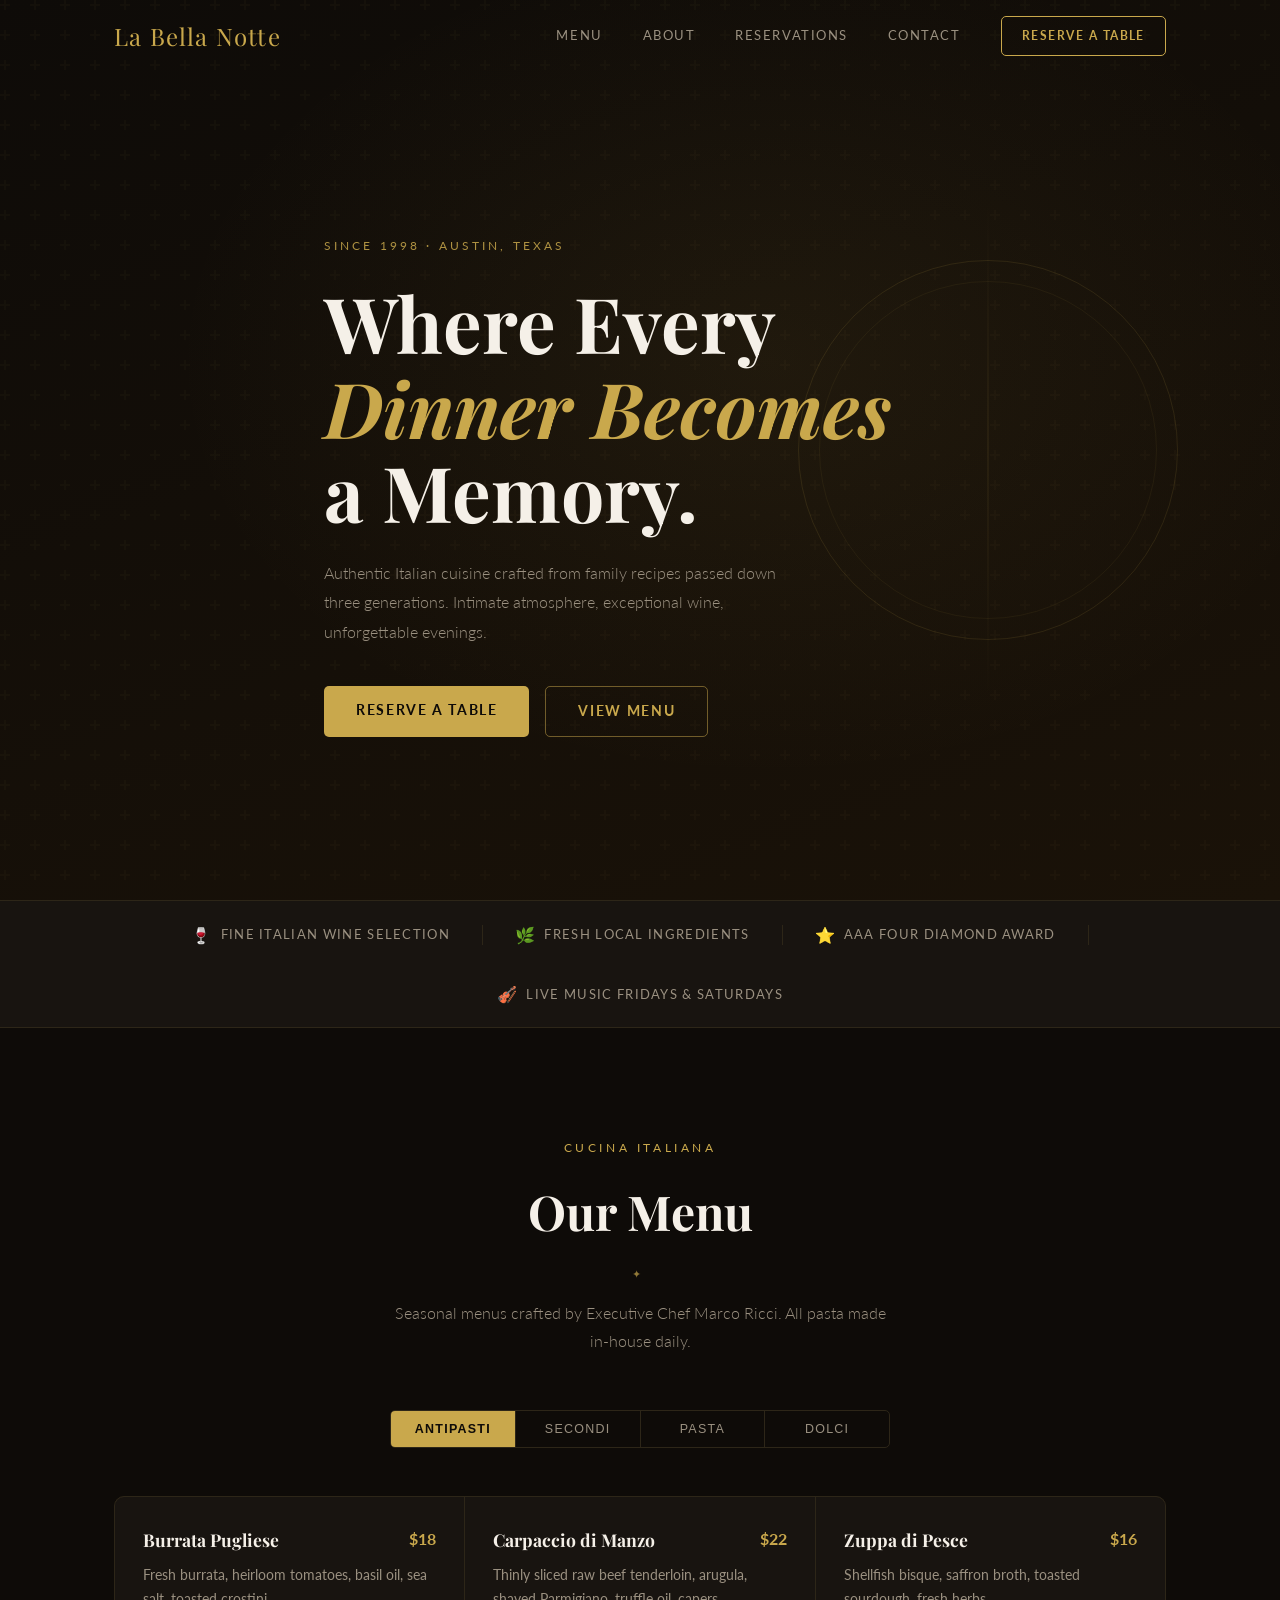
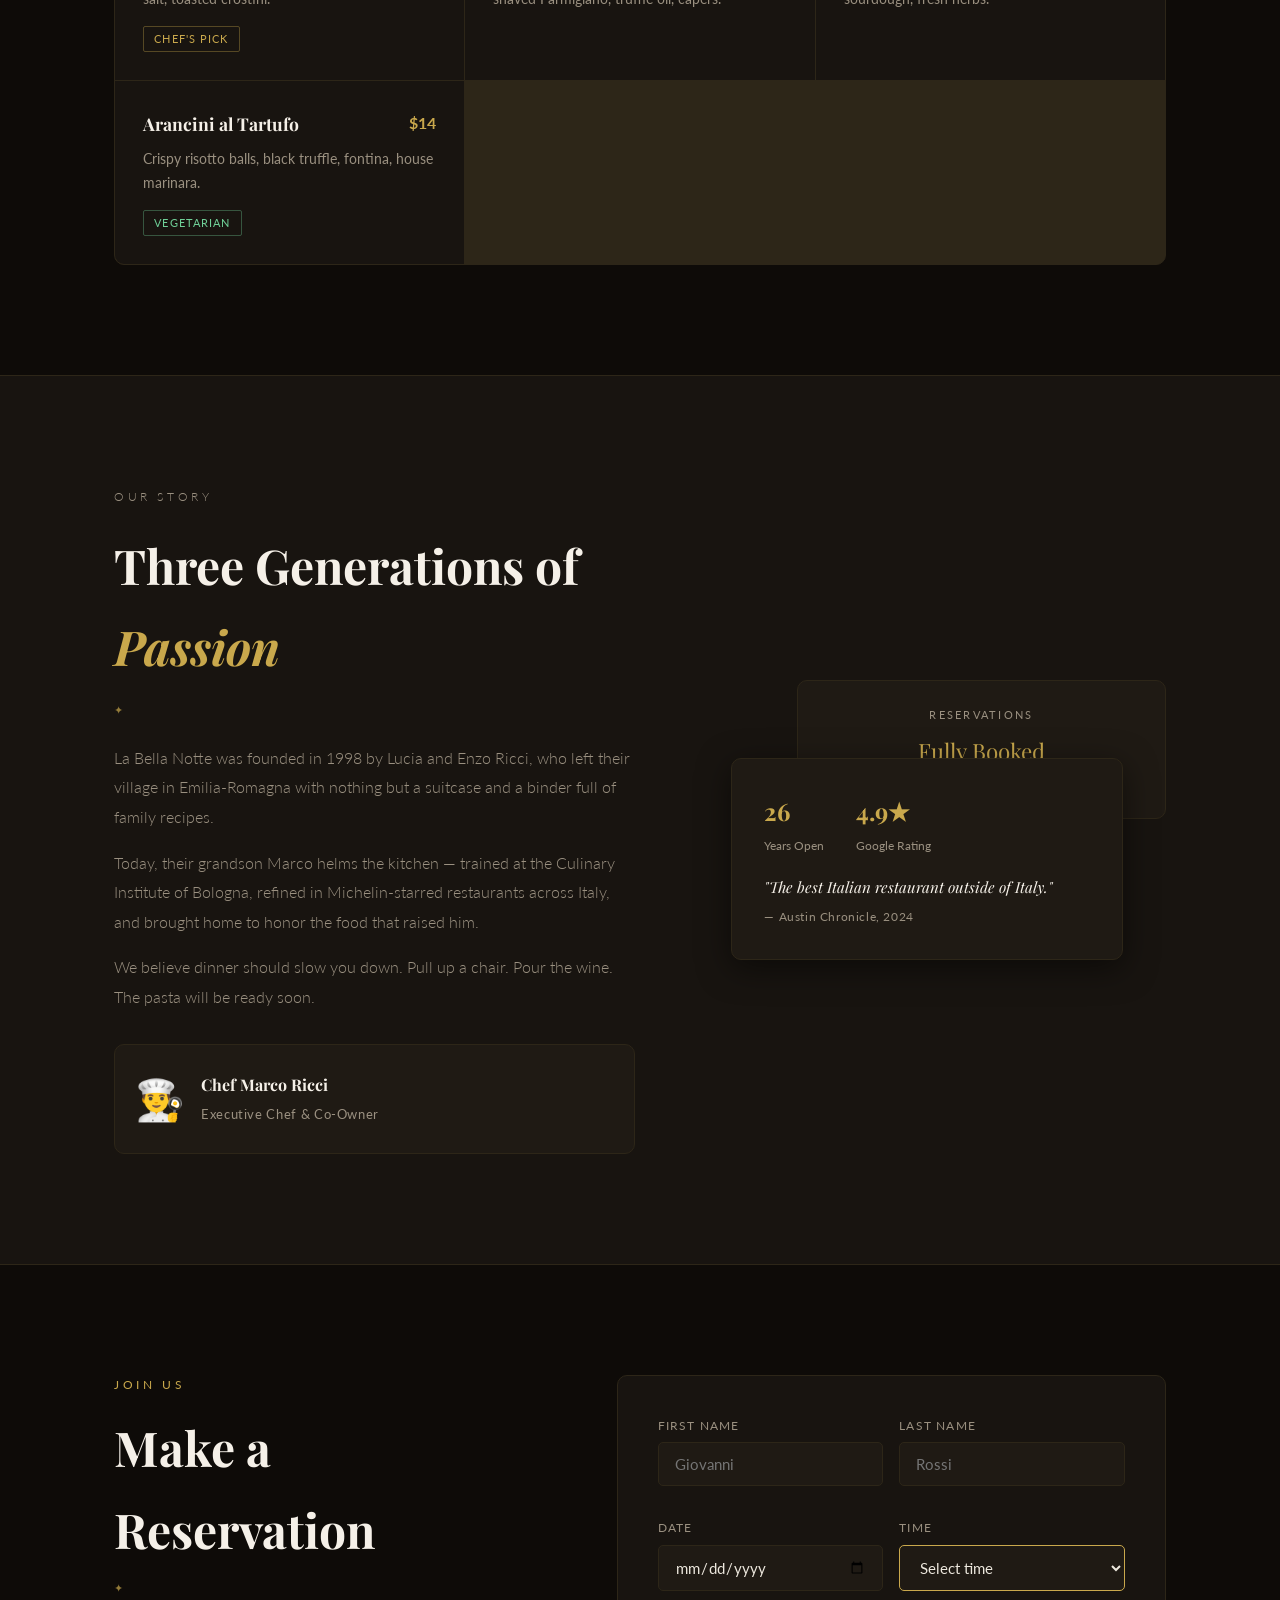
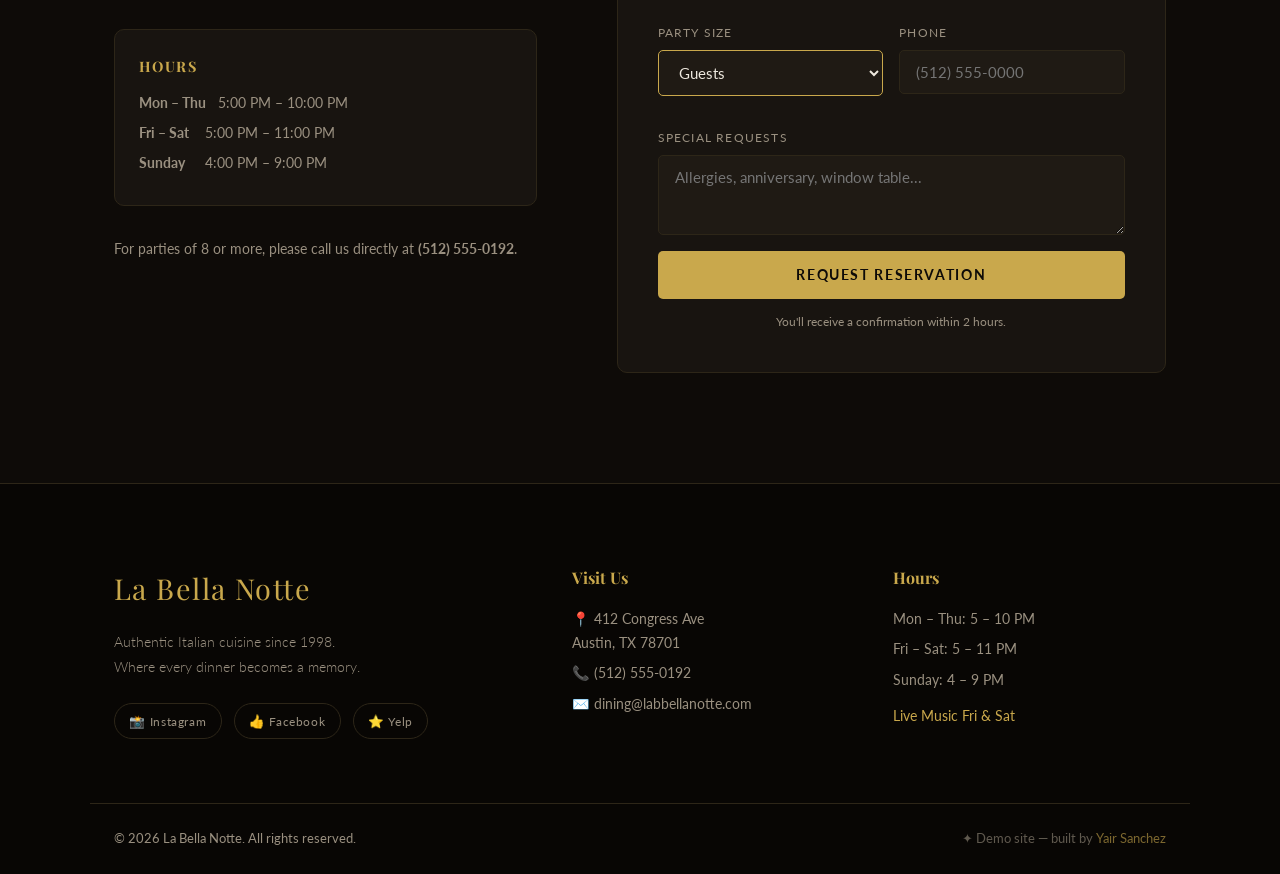
<file: restaurant/index.html>
<!DOCTYPE html>
<html lang="en">
<head>
  <meta charset="UTF-8" />
  <meta name="viewport" content="width=device-width, initial-scale=1.0" />
  <title>La Bella Notte — Italian Restaurant</title>
  <link rel="preconnect" href="https://fonts.googleapis.com" />
  <link rel="preconnect" href="https://fonts.gstatic.com" crossorigin />
  <link href="https://fonts.googleapis.com/css2?family=Playfair+Display:ital,wght@0,400;0,700;1,400&family=Lato:wght@300;400;700&display=swap" rel="stylesheet" />
  <link rel="stylesheet" href="styles.css" />
</head>
<body>

  <!-- NAV -->
  <header class="nav-header" id="navbar">
    <div class="container nav-inner">
      <a href="#home" class="logo">La Bella Notte</a>
      <nav class="nav-links" id="navLinks">
        <a href="#menu">Menu</a>
        <a href="#about">About</a>
        <a href="#reserve">Reservations</a>
        <a href="#contact">Contact</a>
        <a href="#reserve" class="btn btn-nav">Reserve a Table</a>
      </nav>
      <button class="hamburger" id="hamburger" aria-label="Toggle menu">
        <span></span><span></span><span></span>
      </button>
    </div>
  </header>

  <!-- HERO -->
  <section class="hero" id="home">
    <div class="hero-content container">
      <p class="hero-tag">Since 1998 · Austin, Texas</p>
      <h1>Where Every<br /><em>Dinner Becomes</em><br />a Memory.</h1>
      <p class="hero-sub">Authentic Italian cuisine crafted from family recipes passed down three generations. Intimate atmosphere, exceptional wine, unforgettable evenings.</p>
      <div class="hero-btns">
        <a href="#reserve" class="btn btn-primary">Reserve a Table</a>
        <a href="#menu" class="btn btn-outline">View Menu</a>
      </div>
    </div>
    <div class="hero-decoration">
      <div class="deco-circle"></div>
      <div class="deco-line"></div>
    </div>
  </section>

  <!-- STRIP -->
  <div class="strip">
    <div class="container strip-inner">
      <div class="strip-item"><span>🍷</span> Fine Italian Wine Selection</div>
      <div class="strip-divider"></div>
      <div class="strip-item"><span>🌿</span> Fresh Local Ingredients</div>
      <div class="strip-divider"></div>
      <div class="strip-item"><span>⭐</span> AAA Four Diamond Award</div>
      <div class="strip-divider"></div>
      <div class="strip-item"><span>🎻</span> Live Music Fridays & Saturdays</div>
    </div>
  </div>

  <!-- MENU -->
  <section class="section" id="menu">
    <div class="container">
      <div class="section-header">
        <p class="section-label">Cucina Italiana</p>
        <h2>Our Menu</h2>
        <div class="divider-ornament">✦</div>
        <p class="section-sub">Seasonal menus crafted by Executive Chef Marco Ricci. All pasta made in-house daily.</p>
      </div>

      <div class="menu-tabs">
        <button class="tab active" data-tab="starters">Antipasti</button>
        <button class="tab" data-tab="mains">Secondi</button>
        <button class="tab" data-tab="pasta">Pasta</button>
        <button class="tab" data-tab="desserts">Dolci</button>
      </div>

      <div class="menu-grid" id="starters">
        <div class="menu-item">
          <div class="menu-item-header">
            <h3>Burrata Pugliese</h3><span class="price">$18</span>
          </div>
          <p>Fresh burrata, heirloom tomatoes, basil oil, sea salt, toasted crostini.</p>
          <span class="tag">Chef's Pick</span>
        </div>
        <div class="menu-item">
          <div class="menu-item-header">
            <h3>Carpaccio di Manzo</h3><span class="price">$22</span>
          </div>
          <p>Thinly sliced raw beef tenderloin, arugula, shaved Parmigiano, truffle oil, capers.</p>
        </div>
        <div class="menu-item">
          <div class="menu-item-header">
            <h3>Zuppa di Pesce</h3><span class="price">$16</span>
          </div>
          <p>Shellfish bisque, saffron broth, toasted sourdough, fresh herbs.</p>
        </div>
        <div class="menu-item">
          <div class="menu-item-header">
            <h3>Arancini al Tartufo</h3><span class="price">$14</span>
          </div>
          <p>Crispy risotto balls, black truffle, fontina, house marinara.</p>
          <span class="tag tag-veg">Vegetarian</span>
        </div>
      </div>

      <div class="menu-grid hidden" id="mains">
        <div class="menu-item">
          <div class="menu-item-header">
            <h3>Bistecca Fiorentina</h3><span class="price">$58</span>
          </div>
          <p>28-day dry-aged T-bone, rosemary butter, roasted garlic, seasonal vegetables.</p>
          <span class="tag">Signature</span>
        </div>
        <div class="menu-item">
          <div class="menu-item-header">
            <h3>Branzino al Forno</h3><span class="price">$42</span>
          </div>
          <p>Whole roasted European sea bass, lemon caper sauce, fennel, cherry tomatoes.</p>
        </div>
        <div class="menu-item">
          <div class="menu-item-header">
            <h3>Osso Buco Milanese</h3><span class="price">$46</span>
          </div>
          <p>Braised veal shank, saffron risotto, gremolata. Slow cooked 6 hours.</p>
          <span class="tag">Chef's Pick</span>
        </div>
        <div class="menu-item">
          <div class="menu-item-header">
            <h3>Pollo alla Parmigiana</h3><span class="price">$34</span>
          </div>
          <p>Free-range chicken, hand-crushed San Marzano tomato, fresh mozzarella, basil.</p>
        </div>
      </div>

      <div class="menu-grid hidden" id="pasta">
        <div class="menu-item">
          <div class="menu-item-header">
            <h3>Tagliatelle al Ragù</h3><span class="price">$28</span>
          </div>
          <p>House-made egg pasta, slow-braised Bolognese, Parmigiano Reggiano. 8-hour sauce.</p>
          <span class="tag">Signature</span>
        </div>
        <div class="menu-item">
          <div class="menu-item-header">
            <h3>Cacio e Pepe</h3><span class="price">$24</span>
          </div>
          <p>Tonnarelli pasta, Pecorino Romano, Parmigiano, freshly cracked black pepper.</p>
          <span class="tag tag-veg">Vegetarian</span>
        </div>
        <div class="menu-item">
          <div class="menu-item-header">
            <h3>Linguine alle Vongole</h3><span class="price">$32</span>
          </div>
          <p>Fresh littleneck clams, white wine, garlic, chili flakes, parsley.</p>
        </div>
        <div class="menu-item">
          <div class="menu-item-header">
            <h3>Pappardelle al Cinghiale</h3><span class="price">$30</span>
          </div>
          <p>Wide ribbon pasta, wild boar ragù, juniper berries, rosemary.</p>
        </div>
      </div>

      <div class="menu-grid hidden" id="desserts">
        <div class="menu-item">
          <div class="menu-item-header">
            <h3>Tiramisù della Casa</h3><span class="price">$12</span>
          </div>
          <p>Our grandmother's recipe. Mascarpone, espresso-soaked ladyfingers, dark cocoa.</p>
          <span class="tag">Since 1998</span>
        </div>
        <div class="menu-item">
          <div class="menu-item-header">
            <h3>Panna Cotta al Limone</h3><span class="price">$11</span>
          </div>
          <p>Silky vanilla cream, Amalfi lemon curd, fresh berries, mint.</p>
          <span class="tag tag-veg">Vegetarian</span>
        </div>
        <div class="menu-item">
          <div class="menu-item-header">
            <h3>Cannoli Siciliani</h3><span class="price">$10</span>
          </div>
          <p>Crispy shells filled to order, sweet ricotta, pistachios, candied orange peel.</p>
        </div>
        <div class="menu-item">
          <div class="menu-item-header">
            <h3>Affogato al Caffè</h3><span class="price">$9</span>
          </div>
          <p>Vanilla gelato drowned in a double shot of house espresso. Simple. Perfect.</p>
        </div>
      </div>
    </div>
  </section>

  <!-- ABOUT -->
  <section class="section about" id="about">
    <div class="container about-grid">
      <div class="about-text">
        <p class="section-label">Our Story</p>
        <h2>Three Generations of <em>Passion</em></h2>
        <div class="divider-ornament" style="text-align:left; margin-bottom:1.5rem;">✦</div>
        <p>La Bella Notte was founded in 1998 by Lucia and Enzo Ricci, who left their village in Emilia-Romagna with nothing but a suitcase and a binder full of family recipes.</p>
        <p>Today, their grandson Marco helms the kitchen — trained at the Culinary Institute of Bologna, refined in Michelin-starred restaurants across Italy, and brought home to honor the food that raised him.</p>
        <p>We believe dinner should slow you down. Pull up a chair. Pour the wine. The pasta will be ready soon.</p>
        <div class="chef-card">
          <div class="chef-avatar">👨‍🍳</div>
          <div>
            <strong>Chef Marco Ricci</strong>
            <span>Executive Chef & Co-Owner</span>
          </div>
        </div>
      </div>
      <div class="about-visual">
        <div class="about-card-stack">
          <div class="about-card ac-back">
            <span class="ac-label">Reservations</span>
            <span class="ac-value">Fully Booked</span>
            <span class="ac-note">This Weekend</span>
          </div>
          <div class="about-card ac-front">
            <div class="ac-stat-row">
              <div class="ac-stat"><span>26</span>Years Open</div>
              <div class="ac-stat"><span>4.9★</span>Google Rating</div>
            </div>
            <div class="ac-quote">"The best Italian restaurant outside of Italy."</div>
            <div class="ac-source">— Austin Chronicle, 2024</div>
          </div>
        </div>
      </div>
    </div>
  </section>

  <!-- RESERVATIONS -->
  <section class="section reserve-section" id="reserve">
    <div class="container reserve-inner">
      <div class="reserve-text">
        <p class="section-label">Join Us</p>
        <h2>Make a Reservation</h2>
        <div class="divider-ornament" style="text-align:left;">✦</div>
        <div class="hours-block">
          <h4>Hours</h4>
          <p><strong>Mon – Thu</strong> &nbsp; 5:00 PM – 10:00 PM</p>
          <p><strong>Fri – Sat</strong> &nbsp;&nbsp; 5:00 PM – 11:00 PM</p>
          <p><strong>Sunday</strong> &nbsp;&nbsp;&nbsp; 4:00 PM – 9:00 PM</p>
        </div>
        <p class="reserve-note">For parties of 8 or more, please call us directly at <strong>(512) 555-0192</strong>.</p>
      </div>
      <form class="reserve-form" onsubmit="handleReserve(event)">
        <div class="form-row">
          <div class="form-group">
            <label>First Name</label>
            <input type="text" placeholder="Giovanni" required />
          </div>
          <div class="form-group">
            <label>Last Name</label>
            <input type="text" placeholder="Rossi" required />
          </div>
        </div>
        <div class="form-row">
          <div class="form-group">
            <label>Date</label>
            <input type="date" required />
          </div>
          <div class="form-group">
            <label>Time</label>
            <select required>
              <option value="">Select time</option>
              <option>5:00 PM</option>
              <option>5:30 PM</option>
              <option>6:00 PM</option>
              <option>6:30 PM</option>
              <option>7:00 PM</option>
              <option>7:30 PM</option>
              <option>8:00 PM</option>
              <option>8:30 PM</option>
              <option>9:00 PM</option>
            </select>
          </div>
        </div>
        <div class="form-row">
          <div class="form-group">
            <label>Party Size</label>
            <select required>
              <option value="">Guests</option>
              <option>1</option><option>2</option><option>3</option>
              <option>4</option><option>5</option><option>6</option><option>7</option>
            </select>
          </div>
          <div class="form-group">
            <label>Phone</label>
            <input type="tel" placeholder="(512) 555-0000" required />
          </div>
        </div>
        <div class="form-group">
          <label>Special Requests</label>
          <textarea placeholder="Allergies, anniversary, window table..." rows="3"></textarea>
        </div>
        <button type="submit" class="btn btn-primary btn-full">Request Reservation</button>
        <p class="form-note">You'll receive a confirmation within 2 hours.</p>
        <div class="form-success hidden" id="formSuccess">
          🥂 Thank you! We'll confirm your reservation shortly.
        </div>
      </form>
    </div>
  </section>

  <!-- FOOTER -->
  <footer class="footer" id="contact">
    <div class="container footer-inner">
      <div class="footer-brand">
        <a href="#home" class="logo logo-footer">La Bella Notte</a>
        <p>Authentic Italian cuisine since 1998.<br />Where every dinner becomes a memory.</p>
        <div class="social-links">
          <a href="#">📸 Instagram</a>
          <a href="#">👍 Facebook</a>
          <a href="#">⭐ Yelp</a>
        </div>
      </div>
      <div class="footer-col">
        <h4>Visit Us</h4>
        <p>📍 412 Congress Ave<br />Austin, TX 78701</p>
        <p>📞 (512) 555-0192</p>
        <p>✉️ dining@labbellanotte.com</p>
      </div>
      <div class="footer-col">
        <h4>Hours</h4>
        <p>Mon – Thu: 5 – 10 PM</p>
        <p>Fri – Sat: 5 – 11 PM</p>
        <p>Sunday: 4 – 9 PM</p>
        <p style="margin-top:0.75rem; color: var(--gold)">Live Music Fri & Sat</p>
      </div>
    </div>
    <div class="footer-bottom">
      <p>&copy; 2026 La Bella Notte. All rights reserved.</p>
      <p class="demo-note">✦ Demo site — built by <a href="#">Yair Sanchez</a></p>
    </div>
  </footer>

  <script src="script.js"></script>
</body>
</html>
</file>
<file: barbershop/styles.css>
:root {
  --bg:        #0f0d0c;
  --surface:   #191614;
  --surface-2: #211e1b;
  --border:    #2a2521;
  --red:       #c0392b;
  --red-light: #e74c3c;
  --gold:      #d4a843;
  --cream:     #f0ebe2;
  --text:      #ede8de;
  --text-muted:#8a8078;
  --radius:    10px;
  --radius-sm: 5px;
  --shadow:    0 8px 32px rgba(0,0,0,0.5);
  --transition:0.25s ease;
  --nav-height:70px;
}

*, *::before, *::after { box-sizing: border-box; margin: 0; padding: 0; }
html { scroll-behavior: smooth; }
body { background: var(--bg); color: var(--text); font-family: 'Lato', sans-serif; font-size: 16px; line-height: 1.65; overflow-x: hidden; }
a { color: inherit; text-decoration: none; }
button { cursor: pointer; border: none; background: none; }

.container { width: 100%; max-width: 1120px; margin: 0 auto; padding: 0 1.5rem; }
.section { padding: 100px 0; }
.hidden { display: none !important; }

/* BUTTONS */
.btn { display: inline-block; padding: 0.85rem 2rem; border-radius: var(--radius-sm); font-family: 'Oswald', sans-serif; font-size: 1rem; font-weight: 600; letter-spacing: 0.1em; text-transform: uppercase; transition: all var(--transition); }
.btn-primary { background: var(--red); color: #fff; }
.btn-primary:hover { background: var(--red-light); transform: translateY(-2px); box-shadow: 0 6px 24px rgba(192,57,43,0.35); }
.btn-ghost { border: 1px solid rgba(255,255,255,0.2); color: var(--text); }
.btn-ghost:hover { border-color: var(--red); color: var(--red); }
.btn-nav { background: var(--red); color: #fff; padding: 0.5rem 1.25rem; font-size: 0.85rem; }
.btn-nav:hover { background: var(--red-light); }
.btn-full { width: 100%; text-align: center; display: block; }

/* NAV */
.nav-header { position: fixed; top: 0; left: 0; right: 0; z-index: 1000; height: var(--nav-height); transition: background var(--transition); }
.nav-header.scrolled { background: rgba(15,13,12,0.97); backdrop-filter: blur(12px); border-bottom: 1px solid var(--border); }
.nav-inner { display: flex; align-items: center; justify-content: space-between; height: 100%; }
.logo { display: flex; align-items: center; gap: 0.6rem; }
.logo-scissors { font-size: 1.3rem; color: var(--red); line-height: 1; }
.logo-text { font-family: 'Bebas Neue', sans-serif; font-size: 1.5rem; letter-spacing: 0.1em; color: var(--text); line-height: 1; }
.logo-accent { color: var(--red); }
.nav-links { display: flex; align-items: center; gap: 2rem; }
.nav-links a:not(.btn) { font-family: 'Oswald', sans-serif; font-size: 0.88rem; letter-spacing: 0.1em; text-transform: uppercase; color: var(--text-muted); transition: color var(--transition); font-weight: 400; }
.nav-links a:not(.btn):hover { color: var(--red); }
.hamburger { display: none; flex-direction: column; gap: 5px; padding: 4px; }
.hamburger span { display: block; width: 24px; height: 2px; background: var(--text); transition: all var(--transition); transform-origin: center; }
.hamburger.open span:nth-child(1) { transform: translateY(7px) rotate(45deg); }
.hamburger.open span:nth-child(2) { opacity: 0; }
.hamburger.open span:nth-child(3) { transform: translateY(-7px) rotate(-45deg); }

/* HERO */
.hero {
  position: relative;
  min-height: 100vh;
  display: flex;
  align-items: center;
  overflow: hidden;
  background: linear-gradient(160deg, #0f0d0c 0%, #1a1208 100%);
}
.hero::before {
  content: '';
  position: absolute; inset: 0;
  background:
    radial-gradient(ellipse at 20% 60%, rgba(192,57,43,0.08) 0%, transparent 55%),
    radial-gradient(ellipse at 80% 30%, rgba(212,168,67,0.04) 0%, transparent 40%);
}
.hero-stripe {
  position: absolute;
  top: 0; bottom: 0; right: 10%;
  width: 1px;
  background: linear-gradient(to bottom, transparent 0%, rgba(192,57,43,0.2) 30%, rgba(212,168,67,0.2) 70%, transparent 100%);
}
.hero-content {
  position: relative; z-index: 1;
  padding-top: var(--nav-height);
  max-width: 700px;
}
.hero-eyebrow { display: flex; align-items: center; gap: 1rem; margin-bottom: 1.5rem; font-family: 'Oswald', sans-serif; font-size: 0.78rem; letter-spacing: 0.2em; text-transform: uppercase; color: var(--gold); }
.eyebrow-line { flex: 0 0 40px; height: 1px; background: var(--gold); opacity: 0.5; }
.hero h1 { font-family: 'Bebas Neue', sans-serif; font-size: clamp(4rem, 10vw, 9rem); line-height: 0.95; letter-spacing: 0.03em; margin-bottom: 1.5rem; color: var(--cream); }
.hero-script { color: var(--red); font-size: 0.65em; letter-spacing: 0.02em; display: block; }
.hero-sub { font-size: 1rem; color: var(--text-muted); max-width: 460px; margin-bottom: 2.5rem; line-height: 1.85; font-weight: 300; }
.hero-btns { display: flex; gap: 1rem; flex-wrap: wrap; margin-bottom: 2.5rem; }
.hero-tags { display: flex; align-items: center; gap: 0.75rem; font-size: 0.78rem; color: var(--text-muted); letter-spacing: 0.05em; flex-wrap: wrap; }
.hero-tags span:not(:nth-child(even)) { color: var(--text-muted); }
.hero-pole {
  position: absolute;
  right: 8%; top: 0; bottom: 0;
  width: 50px;
  display: flex;
  align-items: center;
  justify-content: center;
  pointer-events: none;
  opacity: 0.5;
}
.pole-inner {
  width: 18px;
  height: 70%;
  border-radius: 9px;
  background: #1a1a1a;
  border: 2px solid #333;
  overflow: hidden;
  position: relative;
}
.pole-stripe {
  position: absolute;
  inset: 0;
  background: repeating-linear-gradient(
    to bottom,
    #c0392b 0px,
    #c0392b 20px,
    #fff 20px,
    #fff 40px,
    #1e56a0 40px,
    #1e56a0 60px
  );
  animation: stripeScroll 3s linear infinite;
}
@keyframes stripeScroll { from { transform: translateY(-60px); } to { transform: translateY(0); } }

/* SECTION HEADERS */
.section-header { text-align: center; margin-bottom: 4rem; }
.section-label { font-family: 'Oswald', sans-serif; font-size: 0.8rem; letter-spacing: 0.25em; text-transform: uppercase; color: var(--red); margin-bottom: 0.75rem; }
.section-header h2, .about-text h2, .book-info h2 { font-family: 'Bebas Neue', sans-serif; font-size: clamp(2.5rem, 5vw, 4rem); letter-spacing: 0.05em; margin-bottom: 1rem; }
.section-sub { color: var(--text-muted); max-width: 520px; margin: 0 auto; font-weight: 300; }

/* SERVICES */
.services-grid { display: grid; grid-template-columns: repeat(3, 1fr); gap: 1.25rem; margin-bottom: 2rem; }
.service-card {
  background: var(--surface);
  border: 1px solid var(--border);
  border-radius: var(--radius);
  padding: 1.75rem;
  position: relative;
  transition: transform var(--transition), border-color var(--transition), box-shadow var(--transition);
}
.service-card:hover { transform: translateY(-4px); border-color: rgba(192,57,43,0.3); box-shadow: var(--shadow); }
.service-card.featured-card { border-color: var(--red); background: linear-gradient(135deg, rgba(192,57,43,0.08), var(--surface)); }
.featured-label { position: absolute; top: -0.6rem; right: 1rem; background: var(--red); color: #fff; font-family: 'Oswald', sans-serif; font-size: 0.68rem; letter-spacing: 0.12em; text-transform: uppercase; padding: 0.2rem 0.75rem; border-radius: 100px; }
.service-icon { font-size: 2rem; margin-bottom: 0.75rem; display: block; }
.service-card h3 { font-family: 'Oswald', sans-serif; font-size: 1.1rem; font-weight: 600; margin-bottom: 0.5rem; letter-spacing: 0.03em; }
.service-card p { font-size: 0.87rem; color: var(--text-muted); line-height: 1.7; margin-bottom: 1.25rem; }
.service-footer { display: flex; justify-content: space-between; align-items: center; padding-top: 1rem; border-top: 1px solid var(--border); }
.service-time { font-size: 0.78rem; color: var(--text-muted); }
.service-price { font-family: 'Bebas Neue', sans-serif; font-size: 1.6rem; color: var(--gold); letter-spacing: 0.05em; }
.membership-banner {
  display: flex; justify-content: space-between; align-items: center;
  background: linear-gradient(135deg, var(--surface-2), rgba(192,57,43,0.05));
  border: 1px solid rgba(192,57,43,0.3);
  border-radius: var(--radius);
  padding: 2rem 2.5rem;
  gap: 2rem; flex-wrap: wrap;
}
.mb-badge { display: inline-block; padding: 0.2rem 0.65rem; background: var(--red); color: #fff; font-family: 'Oswald', sans-serif; font-size: 0.68rem; letter-spacing: 0.2em; border-radius: 100px; margin-bottom: 0.5rem; }
.membership-banner h3 { font-family: 'Bebas Neue', sans-serif; font-size: 1.8rem; letter-spacing: 0.05em; margin-bottom: 0.3rem; }
.membership-banner p { font-size: 0.88rem; color: var(--text-muted); }
.mb-right { display: flex; align-items: center; gap: 1.5rem; flex-shrink: 0; }
.mb-price { font-family: 'Bebas Neue', sans-serif; font-size: 2.5rem; color: var(--gold); line-height: 1; }
.mb-price small { font-size: 1rem; opacity: 0.7; }

/* TEAM */
.team-section { background: var(--surface); border-top: 1px solid var(--border); border-bottom: 1px solid var(--border); }
.team-grid { display: grid; grid-template-columns: repeat(3, 1fr); gap: 1.5rem; }
.barber-card { background: var(--surface-2); border: 1px solid var(--border); border-radius: var(--radius); padding: 2rem; text-align: center; transition: transform var(--transition); }
.barber-card:hover { transform: translateY(-4px); }
.avatar-circle { width: 80px; height: 80px; border-radius: 50%; background: linear-gradient(135deg, var(--red), var(--gold)); display: flex; align-items: center; justify-content: center; font-size: 2rem; margin: 0 auto 1.5rem; }
.barber-info h3 { font-family: 'Oswald', sans-serif; font-size: 1rem; font-weight: 600; margin-bottom: 0.35rem; line-height: 1.3; }
.barber-title { display: block; font-size: 0.75rem; color: var(--red); letter-spacing: 0.08em; text-transform: uppercase; margin-bottom: 0.75rem; font-family: 'Oswald', sans-serif; }
.barber-info p { font-size: 0.85rem; color: var(--text-muted); line-height: 1.7; margin-bottom: 1rem; }
.barber-tags { display: flex; flex-wrap: wrap; gap: 0.4rem; justify-content: center; }
.barber-tags span { padding: 0.2rem 0.65rem; border: 1px solid var(--border); border-radius: 100px; font-size: 0.7rem; color: var(--text-muted); }

/* GALLERY */
.gallery-section { background: var(--bg); }
.gallery-grid { display: grid; grid-template-columns: repeat(4, 1fr); grid-template-rows: 200px 200px; gap: 0.75rem; margin-bottom: 1.5rem; }
.gallery-item {
  background: var(--surface);
  border: 1px solid var(--border);
  border-radius: var(--radius);
  overflow: hidden;
  position: relative;
  cursor: pointer;
  transition: transform var(--transition);
}
.gallery-item:hover { transform: scale(1.02); }
.gallery-item:hover .gi-label { opacity: 1; transform: translateY(0); }
.gi-tall { grid-row: span 2; }
.gi-wide { grid-column: span 2; }
.gi-inner { height: 100%; display: flex; flex-direction: column; align-items: center; justify-content: center; gap: 0.5rem; background: linear-gradient(135deg, var(--surface) 0%, var(--surface-2) 100%); }
.gi-emoji { font-size: 3rem; opacity: 0.6; }
.gi-label {
  font-family: 'Oswald', sans-serif;
  font-size: 0.78rem;
  letter-spacing: 0.1em;
  text-transform: uppercase;
  color: var(--text-muted);
  opacity: 0;
  transform: translateY(8px);
  transition: all var(--transition);
}
.gallery-cta { text-align: center; font-size: 0.9rem; color: var(--text-muted); }
.social-link { color: var(--red); }
.social-link:hover { text-decoration: underline; }

/* BOOK */
.book-section { background: var(--surface); border-top: 1px solid var(--border); }
.book-inner { display: grid; grid-template-columns: 1fr 1.5fr; gap: 5rem; align-items: start; }
.book-info .section-label { text-align: left; }
.book-info p { color: var(--text-muted); margin-bottom: 1.5rem; font-weight: 300; line-height: 1.8; }
.hours-grid { margin-bottom: 1.5rem; border: 1px solid var(--border); border-radius: var(--radius); overflow: hidden; }
.hours-row { display: flex; justify-content: space-between; align-items: center; padding: 0.8rem 1.25rem; border-bottom: 1px solid var(--border); font-size: 0.88rem; }
.hours-row:last-child { border-bottom: none; }
.hours-row span:first-child { color: var(--text-muted); }
.hours-row span:last-child { font-family: 'Oswald', sans-serif; font-weight: 500; letter-spacing: 0.05em; }
.location-card { padding: 1.25rem; background: var(--surface-2); border: 1px solid var(--border); border-radius: var(--radius); }
.location-card p { font-size: 0.88rem; color: var(--text-muted); margin-bottom: 0.35rem; }
.book-form { background: var(--surface-2); border: 1px solid var(--border); border-radius: var(--radius); padding: 2.5rem; }
.form-row { display: grid; grid-template-columns: 1fr 1fr; gap: 1rem; }
.form-group { display: flex; flex-direction: column; gap: 0.4rem; margin-bottom: 1rem; }
.form-group label { font-family: 'Oswald', sans-serif; font-size: 0.78rem; letter-spacing: 0.15em; text-transform: uppercase; color: var(--text-muted); }
.form-group input, .form-group select, .form-group textarea { background: var(--bg); border: 1px solid var(--border); border-radius: var(--radius-sm); color: var(--text); padding: 0.75rem 1rem; font-family: 'Lato', sans-serif; font-size: 0.92rem; transition: border-color var(--transition); width: 100%; }
.form-group input:focus, .form-group textarea:focus { outline: none; border-color: var(--red); }
.form-group select option { background: var(--bg); }
.form-group textarea { resize: vertical; }
.form-success { margin-top: 1rem; padding: 1rem; background: rgba(192,57,43,0.08); border: 1px solid rgba(192,57,43,0.25); border-radius: var(--radius-sm); text-align: center; color: var(--red-light); font-size: 0.9rem; }

/* FOOTER */
.footer { background: #080604; border-top: 1px solid var(--border); padding-top: 5rem; }
.footer-inner { display: grid; grid-template-columns: 1.5fr 1fr 1fr; gap: 3rem; padding-bottom: 4rem; border-bottom: 1px solid var(--border); }
.footer-brand .logo-footer { display: flex; margin-bottom: 1rem; }
.footer-brand p { color: var(--text-muted); font-size: 0.88rem; font-weight: 300; line-height: 1.8; }
.social-links { display: flex; flex-wrap: wrap; gap: 0.75rem; margin-top: 1.5rem; }
.social-links a { font-size: 0.78rem; color: var(--text-muted); border: 1px solid var(--border); padding: 0.4rem 0.9rem; border-radius: 100px; transition: all var(--transition); }
.social-links a:hover { color: var(--red); border-color: var(--red); }
.footer-col h4 { font-family: 'Bebas Neue', sans-serif; font-size: 1.2rem; letter-spacing: 0.08em; color: var(--gold); margin-bottom: 1rem; }
.footer-col p { font-size: 0.88rem; color: var(--text-muted); margin-bottom: 0.4rem; }
.footer-bottom { display: flex; justify-content: space-between; align-items: center; padding: 1.5rem 0; max-width: 1120px; margin: 0 auto; padding-left: 1.5rem; padding-right: 1.5rem; flex-wrap: wrap; gap: 0.5rem; }
.footer-bottom p { color: var(--text-muted); font-size: 0.8rem; }
.demo-note { opacity: 0.6; }
.demo-note a { color: var(--red); }

/* RESPONSIVE */
@media (max-width: 960px) {
  .services-grid { grid-template-columns: repeat(2, 1fr); }
  .team-grid { grid-template-columns: 1fr; max-width: 400px; margin: 0 auto; }
  .book-inner { grid-template-columns: 1fr; gap: 2.5rem; }
  .footer-inner { grid-template-columns: 1fr 1fr; }
  .gallery-grid { grid-template-columns: repeat(2, 1fr); grid-template-rows: auto; }
  .gi-tall { grid-row: span 1; }
  .gi-wide { grid-column: span 1; }
  .hero-pole { display: none; }
}
@media (max-width: 700px) {
  .section { padding: 70px 0; }
  .nav-links { display: none; flex-direction: column; align-items: flex-start; gap: 0; position: fixed; top: var(--nav-height); left: 0; right: 0; background: rgba(15,13,12,0.98); backdrop-filter: blur(10px); padding: 1.5rem; border-bottom: 1px solid var(--border); }
  .nav-links.open { display: flex; }
  .nav-links a:not(.btn) { padding: 0.85rem 0; width: 100%; border-bottom: 1px solid var(--border); }
  .nav-links .btn { margin-top: 1rem; }
  .hamburger { display: flex; }
  .services-grid { grid-template-columns: 1fr; }
  .membership-banner { flex-direction: column; }
  .mb-right { flex-direction: column; align-items: flex-start; gap: 1rem; }
  .form-row { grid-template-columns: 1fr; }
  .footer-inner { grid-template-columns: 1fr; }
  .footer-bottom { flex-direction: column; text-align: center; }
  .hero-btns { flex-direction: column; }
  .gallery-grid { grid-template-columns: 1fr; }
}
</file>
<file: car-detailing/styles.css>
:root {
  --bg:        #0a0a0a;
  --surface:   #111111;
  --surface-2: #181818;
  --border:    #1e1e1e;
  --blue:      #00aaff;
  --blue-dark: #0088cc;
  --text:      #e8e8e8;
  --text-muted:#707070;
  --radius:    8px;
  --radius-sm: 4px;
  --shadow:    0 8px 40px rgba(0,0,0,0.6);
  --transition:0.25s ease;
  --nav-height:68px;
}

*, *::before, *::after { box-sizing: border-box; margin: 0; padding: 0; }
html { scroll-behavior: smooth; }
body {
  background: var(--bg);
  color: var(--text);
  font-family: 'Lato', sans-serif;
  font-size: 16px;
  line-height: 1.65;
  overflow-x: hidden;
}
a { color: inherit; text-decoration: none; }
button { cursor: pointer; border: none; background: none; }

.container { width: 100%; max-width: 1140px; margin: 0 auto; padding: 0 1.5rem; }
.section { padding: 100px 0; }
.hidden { display: none !important; }

/* BUTTONS */
.btn {
  display: inline-block;
  padding: 0.8rem 2rem;
  border-radius: var(--radius-sm);
  font-family: 'Rajdhani', sans-serif;
  font-size: 1rem;
  font-weight: 700;
  letter-spacing: 0.1em;
  text-transform: uppercase;
  transition: all var(--transition);
}
.btn-primary { background: var(--blue); color: #000; }
.btn-primary:hover { background: #33bbff; transform: translateY(-2px); box-shadow: 0 6px 24px rgba(0,170,255,0.3); }
.btn-outline { border: 1px solid var(--blue); color: var(--blue); }
.btn-outline:hover { background: rgba(0,170,255,0.08); transform: translateY(-2px); }
.btn-nav { background: var(--blue); color: #000; padding: 0.5rem 1.25rem; font-size: 0.85rem; }
.btn-nav:hover { background: #33bbff; }
.btn-full { width: 100%; text-align: center; display: block; }

/* NAV */
.nav-header { position: fixed; top: 0; left: 0; right: 0; z-index: 1000; height: var(--nav-height); transition: background var(--transition); }
.nav-header.scrolled { background: rgba(10,10,10,0.97); backdrop-filter: blur(12px); border-bottom: 1px solid var(--border); }
.nav-inner { display: flex; align-items: center; justify-content: space-between; height: 100%; }
.logo {
  font-family: 'Rajdhani', sans-serif;
  font-size: 1.5rem;
  font-weight: 700;
  color: var(--blue);
  letter-spacing: 0.15em;
  display: flex;
  align-items: center;
  gap: 0.4rem;
}
.logo-icon { font-style: normal; font-size: 1.1rem; }
.logo-sub { font-size: 0.65rem; letter-spacing: 0.2em; color: var(--text-muted); font-weight: 500; margin-left: 0.2rem; align-self: flex-end; margin-bottom: 3px; }
.nav-links { display: flex; align-items: center; gap: 2rem; }
.nav-links a:not(.btn) { font-family: 'Rajdhani', sans-serif; font-size: 0.9rem; letter-spacing: 0.12em; text-transform: uppercase; color: var(--text-muted); transition: color var(--transition); font-weight: 500; }
.nav-links a:not(.btn):hover { color: var(--blue); }
.hamburger { display: none; flex-direction: column; gap: 5px; padding: 4px; }
.hamburger span { display: block; width: 24px; height: 2px; background: var(--text); transition: all var(--transition); transform-origin: center; }
.hamburger.open span:nth-child(1) { transform: translateY(7px) rotate(45deg); }
.hamburger.open span:nth-child(2) { opacity: 0; }
.hamburger.open span:nth-child(3) { transform: translateY(-7px) rotate(-45deg); }

/* HERO */
.hero {
  position: relative;
  min-height: 100vh;
  display: flex;
  align-items: center;
  overflow: hidden;
  background: linear-gradient(135deg, #0a0a0a 0%, #0d1520 100%);
}
.hero::before {
  content: '';
  position: absolute; inset: 0;
  background:
    radial-gradient(ellipse at 30% 50%, rgba(0,170,255,0.08) 0%, transparent 60%),
    radial-gradient(ellipse at 80% 20%, rgba(0,170,255,0.04) 0%, transparent 40%);
}
.hero-bg-text {
  position: absolute;
  right: -2%;
  top: 50%;
  transform: translateY(-50%);
  font-family: 'Rajdhani', sans-serif;
  font-size: clamp(120px, 18vw, 220px);
  font-weight: 700;
  letter-spacing: -0.02em;
  color: rgba(255,255,255,0.025);
  pointer-events: none;
  user-select: none;
  line-height: 1;
}
.hero-content {
  position: relative;
  z-index: 1;
  padding-top: var(--nav-height);
  max-width: 700px;
}
.hero-badge {
  display: inline-block;
  padding: 0.35rem 1rem;
  border: 1px solid rgba(0,170,255,0.3);
  color: var(--blue);
  font-family: 'Rajdhani', sans-serif;
  font-size: 0.78rem;
  letter-spacing: 0.2em;
  text-transform: uppercase;
  margin-bottom: 1.5rem;
  border-radius: var(--radius-sm);
  background: rgba(0,170,255,0.05);
}
.hero h1 {
  font-family: 'Rajdhani', sans-serif;
  font-size: clamp(3rem, 8vw, 7rem);
  font-weight: 700;
  line-height: 0.95;
  letter-spacing: -0.01em;
  text-transform: uppercase;
  margin-bottom: 1.5rem;
  color: #fff;
}
.hero-accent { color: var(--blue); }
.hero-sub { font-size: 1rem; color: var(--text-muted); max-width: 480px; margin-bottom: 2.5rem; line-height: 1.8; }
.hero-btns { display: flex; gap: 1rem; flex-wrap: wrap; margin-bottom: 3rem; }
.hero-stats {
  display: flex; gap: 2.5rem; flex-wrap: wrap;
  padding-top: 2rem;
  border-top: 1px solid var(--border);
}
.hero-stat { display: flex; flex-direction: column; gap: 0.1rem; }
.hero-stat span { font-family: 'Rajdhani', sans-serif; font-size: 1.5rem; font-weight: 700; color: var(--blue); letter-spacing: 0.05em; }
.hero-stat { font-size: 0.78rem; color: var(--text-muted); text-transform: uppercase; letter-spacing: 0.1em; }
.hero-car {
  position: absolute;
  right: 5%;
  bottom: 10%;
  font-size: clamp(6rem, 12vw, 12rem);
  opacity: 0.15;
  pointer-events: none;
  filter: blur(1px);
  animation: carFloat 4s ease-in-out infinite;
}
@keyframes carFloat { 0%, 100% { transform: translateY(0); } 50% { transform: translateY(-12px); } }

/* SECTION HEADER */
.section-header { text-align: center; margin-bottom: 4rem; }
.section-label {
  font-family: 'Rajdhani', sans-serif;
  font-size: 0.85rem;
  letter-spacing: 0.2em;
  text-transform: uppercase;
  color: var(--blue);
  margin-bottom: 0.75rem;
}
.section-header h2, .about-text h2, .book-text h2 {
  font-family: 'Rajdhani', sans-serif;
  font-size: clamp(2rem, 4vw, 3.2rem);
  font-weight: 700;
  text-transform: uppercase;
  letter-spacing: 0.03em;
  margin-bottom: 1rem;
}
.section-sub { color: var(--text-muted); max-width: 500px; margin: 0 auto; }

/* PACKAGES */
.packages-grid {
  display: grid;
  grid-template-columns: repeat(3, 1fr);
  gap: 1.5rem;
  margin-bottom: 2rem;
}
.package-card {
  background: var(--surface);
  border: 1px solid var(--border);
  border-radius: var(--radius);
  padding: 2rem;
  position: relative;
  transition: transform var(--transition), border-color var(--transition);
}
.package-card:hover { transform: translateY(-4px); border-color: rgba(0,170,255,0.2); }
.package-card.featured { border-color: var(--blue); background: linear-gradient(160deg, rgba(0,170,255,0.06), var(--surface)); }
.featured-badge {
  position: absolute;
  top: -0.6rem; left: 50%;
  transform: translateX(-50%);
  background: var(--blue);
  color: #000;
  font-family: 'Rajdhani', sans-serif;
  font-size: 0.72rem;
  font-weight: 700;
  letter-spacing: 0.12em;
  text-transform: uppercase;
  padding: 0.2rem 0.9rem;
  border-radius: 100px;
  white-space: nowrap;
}
.package-tier {
  font-family: 'Rajdhani', sans-serif;
  font-size: 0.72rem;
  letter-spacing: 0.25em;
  text-transform: uppercase;
  color: var(--blue);
  margin-bottom: 0.5rem;
}
.package-card h3 { font-family: 'Rajdhani', sans-serif; font-size: 1.6rem; font-weight: 700; text-transform: uppercase; letter-spacing: 0.05em; margin-bottom: 0.5rem; }
.package-price { font-size: 0.85rem; color: var(--text-muted); margin-bottom: 0.75rem; }
.package-price span { font-family: 'Rajdhani', sans-serif; font-size: 1.8rem; font-weight: 700; color: var(--text); }
.package-desc { font-size: 0.88rem; color: var(--text-muted); margin-bottom: 1.5rem; line-height: 1.7; }
.package-list { list-style: none; margin-bottom: 2rem; }
.package-list li { font-size: 0.85rem; padding: 0.4rem 0; border-bottom: 1px solid var(--border); color: var(--text-muted); }
.package-list li:last-child { border-bottom: none; }
.package-list li:not(.na) { color: var(--text); }
.package-list li.na { opacity: 0.35; }
.addons-bar {
  display: flex; align-items: center; gap: 0.75rem;
  flex-wrap: wrap;
  background: var(--surface);
  border: 1px solid var(--border);
  border-radius: var(--radius);
  padding: 1.25rem 1.5rem;
}
.addons-label { font-family: 'Rajdhani', sans-serif; font-size: 0.82rem; letter-spacing: 0.1em; text-transform: uppercase; color: var(--text-muted); white-space: nowrap; }
.addon-tag { padding: 0.3rem 0.85rem; border: 1px solid var(--border); border-radius: 100px; font-size: 0.8rem; color: var(--text-muted); white-space: nowrap; transition: all var(--transition); }
.addon-tag:hover { border-color: var(--blue); color: var(--blue); }

/* PROCESS */
.process-section { background: var(--surface); border-top: 1px solid var(--border); border-bottom: 1px solid var(--border); }
.process-grid { display: flex; align-items: flex-start; gap: 0; }
.process-step { flex: 1; padding: 2rem 1.5rem; text-align: center; }
.step-num { font-family: 'Rajdhani', sans-serif; font-size: 0.75rem; letter-spacing: 0.3em; color: var(--blue); margin-bottom: 0.75rem; }
.step-icon { font-size: 2.5rem; margin-bottom: 1rem; display: block; }
.process-step h3 { font-family: 'Rajdhani', sans-serif; font-size: 1.15rem; font-weight: 700; text-transform: uppercase; letter-spacing: 0.05em; margin-bottom: 0.75rem; }
.process-step p { font-size: 0.88rem; color: var(--text-muted); line-height: 1.75; }
.process-connector { width: 1px; background: var(--border); align-self: stretch; margin-top: 4rem; }

/* ABOUT */
.about-section { background: var(--bg); }
.about-grid { display: grid; grid-template-columns: 1fr 1fr; gap: 5rem; align-items: center; }
.about-main-card { background: var(--surface); border: 1px solid var(--border); border-radius: var(--radius); padding: 2rem; }
.about-icon { font-size: 2.5rem; margin-bottom: 1rem; display: block; }
.about-main-card h3 { font-family: 'Rajdhani', sans-serif; font-size: 1.4rem; font-weight: 700; text-transform: uppercase; letter-spacing: 0.05em; margin-bottom: 1.5rem; }
.about-points { display: flex; flex-direction: column; gap: 1.25rem; }
.about-point { display: flex; gap: 1rem; align-items: flex-start; }
.ap-icon { font-size: 1.4rem; flex-shrink: 0; }
.about-point strong { display: block; font-size: 0.92rem; margin-bottom: 0.25rem; }
.about-point p { font-size: 0.82rem; color: var(--text-muted); line-height: 1.65; margin: 0; }
.about-text p { color: var(--text-muted); margin-bottom: 1rem; line-height: 1.85; }
.credentials { display: flex; flex-wrap: wrap; gap: 0.75rem; margin-top: 2rem; }
.cred { padding: 0.45rem 1rem; background: var(--surface); border: 1px solid var(--border); border-radius: var(--radius-sm); font-size: 0.82rem; font-family: 'Rajdhani', sans-serif; font-weight: 600; letter-spacing: 0.05em; }

/* BOOK */
.book-section { background: var(--surface); border-top: 1px solid var(--border); }
.book-inner { display: grid; grid-template-columns: 1fr 1.5fr; gap: 5rem; align-items: start; }
.book-text .section-label { text-align: left; }
.book-text p { color: var(--text-muted); margin-bottom: 1.5rem; line-height: 1.8; }
.contact-info p { font-size: 0.9rem; color: var(--text-muted); margin-bottom: 0.4rem; }
.book-form { background: var(--surface-2); border: 1px solid var(--border); border-radius: var(--radius); padding: 2.5rem; }
.form-row { display: grid; grid-template-columns: 1fr 1fr; gap: 1rem; margin-bottom: 0; }
.form-group { display: flex; flex-direction: column; gap: 0.4rem; margin-bottom: 1rem; }
.form-group label { font-family: 'Rajdhani', sans-serif; font-size: 0.78rem; letter-spacing: 0.15em; text-transform: uppercase; color: var(--text-muted); }
.form-group input, .form-group select, .form-group textarea {
  background: var(--bg);
  border: 1px solid var(--border);
  border-radius: var(--radius-sm);
  color: var(--text);
  padding: 0.75rem 1rem;
  font-family: 'Lato', sans-serif;
  font-size: 0.92rem;
  transition: border-color var(--transition);
  width: 100%;
}
.form-group input:focus, .form-group textarea:focus { outline: none; border-color: var(--blue); }
.form-group select option { background: var(--bg); }
.form-group textarea { resize: vertical; }
.form-success { margin-top: 1rem; padding: 1rem; background: rgba(0,170,255,0.08); border: 1px solid rgba(0,170,255,0.25); border-radius: var(--radius-sm); text-align: center; color: var(--blue); font-size: 0.9rem; }

/* FOOTER */
.footer { background: #050505; border-top: 1px solid var(--border); padding-top: 5rem; }
.footer-inner { display: grid; grid-template-columns: 1.5fr 1fr 1fr; gap: 3rem; padding-bottom: 4rem; border-bottom: 1px solid var(--border); }
.footer-brand .logo-footer { font-size: 1.4rem; display: block; margin-bottom: 1rem; }
.footer-brand p { color: var(--text-muted); font-size: 0.88rem; max-width: 260px; }
.social-links { display: flex; flex-wrap: wrap; gap: 0.75rem; margin-top: 1.5rem; }
.social-links a { font-size: 0.78rem; color: var(--text-muted); border: 1px solid var(--border); padding: 0.4rem 0.9rem; border-radius: 100px; transition: all var(--transition); }
.social-links a:hover { color: var(--blue); border-color: var(--blue); }
.footer-col h4 { font-family: 'Rajdhani', sans-serif; font-size: 0.85rem; letter-spacing: 0.15em; text-transform: uppercase; color: var(--blue); margin-bottom: 1rem; }
.footer-col p { font-size: 0.88rem; color: var(--text-muted); margin-bottom: 0.4rem; }
.footer-bottom { display: flex; justify-content: space-between; align-items: center; padding: 1.5rem 0; max-width: 1140px; margin: 0 auto; padding-left: 1.5rem; padding-right: 1.5rem; flex-wrap: wrap; gap: 0.5rem; }
.footer-bottom p { color: var(--text-muted); font-size: 0.8rem; }
.demo-note { opacity: 0.6; }
.demo-note a { color: var(--blue); }

/* RESPONSIVE */
@media (max-width: 960px) {
  .packages-grid { grid-template-columns: 1fr; max-width: 420px; margin-left: auto; margin-right: auto; }
  .about-grid { grid-template-columns: 1fr; gap: 2.5rem; }
  .book-inner { grid-template-columns: 1fr; gap: 2.5rem; }
  .footer-inner { grid-template-columns: 1fr 1fr; }
  .process-grid { flex-direction: column; }
  .process-connector { display: none; }
}
@media (max-width: 700px) {
  .section { padding: 70px 0; }
  .nav-links { display: none; flex-direction: column; align-items: flex-start; gap: 0; position: fixed; top: var(--nav-height); left: 0; right: 0; background: rgba(10,10,10,0.98); backdrop-filter: blur(10px); padding: 1.5rem; border-bottom: 1px solid var(--border); }
  .nav-links.open { display: flex; }
  .nav-links a:not(.btn) { padding: 0.85rem 0; width: 100%; border-bottom: 1px solid var(--border); }
  .nav-links .btn { margin-top: 1rem; }
  .hamburger { display: flex; }
  .form-row { grid-template-columns: 1fr; }
  .footer-inner { grid-template-columns: 1fr; }
  .footer-bottom { flex-direction: column; text-align: center; }
  .hero-stats { gap: 1.5rem; }
  .hero-btns { flex-direction: column; }
  .hero-car { display: none; }
}
</file>
<file: food-truck/styles.css>
/* ===== CSS VARIABLES ===== */
:root {
  --bg:        #111111;
  --surface:   #1c1c1c;
  --surface-2: #252525;
  --border:    #2e2e2e;
  --orange:    #ff6b35;
  --yellow:    #ffd166;
  --text:      #f0f0f0;
  --text-muted:#a0a0a0;
  --radius:    12px;
  --radius-sm: 6px;
  --shadow:    0 4px 24px rgba(0,0,0,0.4);
  --transition:0.25s ease;
  --nav-height:70px;
}

/* ===== RESET ===== */
*, *::before, *::after { box-sizing: border-box; margin: 0; padding: 0; }
html { scroll-behavior: smooth; }
body {
  background: var(--bg);
  color: var(--text);
  font-family: 'Lato', sans-serif;
  font-size: 16px;
  line-height: 1.6;
  overflow-x: hidden;
}
a { color: inherit; text-decoration: none; }
img { max-width: 100%; }
button { cursor: pointer; border: none; background: none; }
ul { list-style: none; }

/* ===== UTILITIES ===== */
.container {
  width: 100%;
  max-width: 1140px;
  margin: 0 auto;
  padding: 0 1.5rem;
}
.section {
  padding: 100px 0;
}
.hidden { display: none !important; }

/* ===== BUTTONS ===== */
.btn {
  display: inline-block;
  padding: 0.75rem 1.75rem;
  border-radius: var(--radius-sm);
  font-family: 'Oswald', sans-serif;
  font-size: 0.95rem;
  letter-spacing: 0.06em;
  text-transform: uppercase;
  transition: all var(--transition);
  white-space: nowrap;
}
.btn-primary {
  background: var(--orange);
  color: #fff;
}
.btn-primary:hover {
  background: #e55a28;
  transform: translateY(-2px);
  box-shadow: 0 6px 20px rgba(255,107,53,0.35);
}
.btn-outline {
  border: 2px solid var(--text);
  color: var(--text);
}
.btn-outline:hover {
  border-color: var(--orange);
  color: var(--orange);
  transform: translateY(-2px);
}
.btn-nav {
  background: var(--orange);
  color: #fff;
  padding: 0.55rem 1.25rem;
  font-size: 0.85rem;
}
.btn-nav:hover { background: #e55a28; }

/* ===== NAV ===== */
.nav-header {
  position: fixed;
  top: 0;
  left: 0;
  right: 0;
  z-index: 1000;
  height: var(--nav-height);
  transition: background var(--transition), box-shadow var(--transition);
}
.nav-header.scrolled {
  background: rgba(17,17,17,0.95);
  backdrop-filter: blur(10px);
  box-shadow: 0 2px 20px rgba(0,0,0,0.5);
}
.nav-inner {
  display: flex;
  align-items: center;
  justify-content: space-between;
  height: 100%;
}
.logo {
  font-family: 'Oswald', sans-serif;
  font-size: 1.4rem;
  font-weight: 700;
  color: var(--orange);
  letter-spacing: 0.03em;
  display: flex;
  align-items: center;
  gap: 0.5rem;
}
.logo span {
  color: var(--text);
  font-weight: 400;
  font-size: 0.9rem;
  margin-left: 0.2rem;
  opacity: 0.85;
}
.nav-links {
  display: flex;
  align-items: center;
  gap: 2rem;
}
.nav-links a:not(.btn) {
  font-family: 'Oswald', sans-serif;
  font-size: 0.9rem;
  letter-spacing: 0.08em;
  text-transform: uppercase;
  color: var(--text-muted);
  transition: color var(--transition);
}
.nav-links a:not(.btn):hover { color: var(--orange); }

/* Hamburger */
.hamburger {
  display: none;
  flex-direction: column;
  gap: 5px;
  padding: 4px;
}
.hamburger span {
  display: block;
  width: 25px;
  height: 2px;
  background: var(--text);
  transition: all var(--transition);
  transform-origin: center;
}
.hamburger.open span:nth-child(1) { transform: translateY(7px) rotate(45deg); }
.hamburger.open span:nth-child(2) { opacity: 0; }
.hamburger.open span:nth-child(3) { transform: translateY(-7px) rotate(-45deg); }

/* ===== HERO ===== */
.hero {
  position: relative;
  min-height: 100vh;
  display: flex;
  align-items: center;
  background:
    radial-gradient(ellipse at 70% 50%, rgba(255,107,53,0.12) 0%, transparent 60%),
    radial-gradient(ellipse at 20% 80%, rgba(255,209,102,0.06) 0%, transparent 50%),
    linear-gradient(160deg, #111 0%, #1a1008 100%);
  overflow: hidden;
}
.hero::before {
  content: '';
  position: absolute;
  inset: 0;
  background-image:
    repeating-linear-gradient(0deg, transparent, transparent 60px, rgba(255,255,255,0.015) 60px, rgba(255,255,255,0.015) 61px),
    repeating-linear-gradient(90deg, transparent, transparent 60px, rgba(255,255,255,0.015) 60px, rgba(255,255,255,0.015) 61px);
}
.hero-content {
  position: relative;
  z-index: 1;
  padding-top: var(--nav-height);
}
.hero-tag {
  font-family: 'Oswald', sans-serif;
  letter-spacing: 0.3em;
  text-transform: uppercase;
  color: var(--orange);
  font-size: 0.85rem;
  margin-bottom: 1.25rem;
}
.hero h1 {
  font-family: 'Oswald', sans-serif;
  font-size: clamp(3rem, 8vw, 6.5rem);
  font-weight: 700;
  line-height: 1.05;
  text-transform: uppercase;
  letter-spacing: -0.01em;
  margin-bottom: 1.5rem;
}
.highlight {
  color: var(--orange);
  position: relative;
}
.highlight::after {
  content: '';
  position: absolute;
  bottom: 4px;
  left: 0;
  right: 0;
  height: 3px;
  background: var(--yellow);
  opacity: 0.5;
}
.hero-sub {
  font-size: 1.1rem;
  color: var(--text-muted);
  max-width: 500px;
  margin-bottom: 2.5rem;
  line-height: 1.8;
}
.hero-btns { display: flex; gap: 1rem; flex-wrap: wrap; }
.hero-scroll-hint {
  position: absolute;
  bottom: 2.5rem;
  left: 50%;
  transform: translateX(-50%);
  display: flex;
  flex-direction: column;
  align-items: center;
  gap: 0.5rem;
  color: var(--text-muted);
  font-size: 0.7rem;
  letter-spacing: 0.2em;
  text-transform: uppercase;
}
.scroll-line {
  width: 1px;
  height: 50px;
  background: linear-gradient(to bottom, var(--text-muted), transparent);
  animation: scrollPulse 2s infinite;
}
@keyframes scrollPulse {
  0%, 100% { opacity: 0.3; }
  50% { opacity: 1; }
}

/* ===== SECTION HEADERS ===== */
.section-header {
  text-align: center;
  margin-bottom: 3.5rem;
}
.section-label {
  font-family: 'Oswald', sans-serif;
  font-size: 0.8rem;
  letter-spacing: 0.3em;
  text-transform: uppercase;
  color: var(--orange);
  margin-bottom: 0.75rem;
}
.section-header h2 {
  font-family: 'Oswald', sans-serif;
  font-size: clamp(2rem, 4vw, 3rem);
  font-weight: 700;
  text-transform: uppercase;
  margin-bottom: 1rem;
}
.section-sub {
  color: var(--text-muted);
  max-width: 520px;
  margin: 0 auto;
}

/* ===== MENU TABS ===== */
.menu-tabs {
  display: flex;
  gap: 0.5rem;
  justify-content: center;
  margin-bottom: 2.5rem;
  flex-wrap: wrap;
}
.tab {
  padding: 0.6rem 1.5rem;
  border-radius: 100px;
  font-family: 'Oswald', sans-serif;
  font-size: 0.9rem;
  letter-spacing: 0.06em;
  text-transform: uppercase;
  color: var(--text-muted);
  border: 1px solid var(--border);
  background: transparent;
  transition: all var(--transition);
}
.tab:hover { border-color: var(--orange); color: var(--orange); }
.tab.active {
  background: var(--orange);
  border-color: var(--orange);
  color: #fff;
}

/* ===== MENU GRID ===== */
.menu-grid {
  display: grid;
  grid-template-columns: repeat(auto-fill, minmax(260px, 1fr));
  gap: 1.25rem;
}
.menu-card {
  background: var(--surface);
  border: 1px solid var(--border);
  border-radius: var(--radius);
  padding: 1.5rem;
  display: flex;
  gap: 1rem;
  transition: transform var(--transition), box-shadow var(--transition);
}
.menu-card:hover {
  transform: translateY(-4px);
  box-shadow: var(--shadow);
  border-color: rgba(255,107,53,0.3);
}
.menu-card-icon {
  font-size: 2rem;
  line-height: 1;
  flex-shrink: 0;
}
.menu-card-body { flex: 1; }
.menu-card-top {
  display: flex;
  justify-content: space-between;
  align-items: flex-start;
  gap: 0.5rem;
  margin-bottom: 0.5rem;
}
.menu-card-top h3 {
  font-family: 'Oswald', sans-serif;
  font-size: 1.05rem;
  font-weight: 600;
  line-height: 1.2;
}
.price {
  font-family: 'Oswald', sans-serif;
  font-size: 1rem;
  color: var(--yellow);
  font-weight: 700;
  flex-shrink: 0;
}
.menu-card-body p {
  font-size: 0.88rem;
  color: var(--text-muted);
  line-height: 1.6;
  margin-bottom: 0.75rem;
}
.badge {
  display: inline-block;
  padding: 0.2rem 0.6rem;
  border-radius: 100px;
  font-size: 0.7rem;
  font-weight: 700;
  letter-spacing: 0.06em;
  text-transform: uppercase;
  background: rgba(255,107,53,0.15);
  color: var(--orange);
  border: 1px solid rgba(255,107,53,0.3);
}
.badge-new {
  background: rgba(255,209,102,0.15);
  color: var(--yellow);
  border-color: rgba(255,209,102,0.3);
}
.veg { font-size: 0.75rem; color: #6fcf97; }

/* ===== ABOUT ===== */
.about {
  background: var(--surface);
  border-top: 1px solid var(--border);
  border-bottom: 1px solid var(--border);
}
.about-grid {
  display: grid;
  grid-template-columns: 1fr 1.3fr;
  gap: 5rem;
  align-items: center;
}
.about-truck-card {
  background: var(--surface-2);
  border: 1px solid var(--border);
  border-radius: var(--radius);
  padding: 3rem 2rem;
  text-align: center;
  box-shadow: var(--shadow);
}
.truck-art {
  font-size: 6rem;
  display: block;
  margin-bottom: 2rem;
  filter: drop-shadow(0 8px 24px rgba(255,107,53,0.3));
  animation: truckBob 3s ease-in-out infinite;
}
@keyframes truckBob {
  0%, 100% { transform: translateY(0); }
  50% { transform: translateY(-8px); }
}
.truck-stats {
  display: flex;
  justify-content: space-around;
  gap: 1rem;
  padding-top: 1.5rem;
  border-top: 1px solid var(--border);
}
.stat { display: flex; flex-direction: column; align-items: center; gap: 0.25rem; }
.stat-num {
  font-family: 'Oswald', sans-serif;
  font-size: 1.8rem;
  font-weight: 700;
  color: var(--orange);
}
.stat-label {
  font-size: 0.75rem;
  color: var(--text-muted);
  text-transform: uppercase;
  letter-spacing: 0.08em;
}
.about-text .section-label { text-align: left; }
.about-text h2 {
  font-family: 'Oswald', sans-serif;
  font-size: clamp(1.8rem, 3.5vw, 2.6rem);
  font-weight: 700;
  text-transform: uppercase;
  line-height: 1.1;
  margin-bottom: 1.5rem;
}
.about-text p {
  color: var(--text-muted);
  margin-bottom: 1rem;
  line-height: 1.8;
}
.about-badges {
  display: flex;
  flex-wrap: wrap;
  gap: 0.75rem;
  margin-top: 1.75rem;
}
.about-badges span {
  padding: 0.5rem 1rem;
  background: var(--surface-2);
  border: 1px solid var(--border);
  border-radius: var(--radius-sm);
  font-size: 0.85rem;
  font-weight: 700;
}

/* ===== SCHEDULE ===== */
.schedule-grid {
  display: grid;
  grid-template-columns: repeat(auto-fill, minmax(280px, 1fr));
  gap: 1rem;
  margin-bottom: 2.5rem;
}
.schedule-card {
  background: var(--surface);
  border: 1px solid var(--border);
  border-radius: var(--radius);
  padding: 1.25rem 1.5rem;
  display: flex;
  align-items: center;
  gap: 1.25rem;
  position: relative;
  transition: transform var(--transition);
}
.schedule-card:hover { transform: translateY(-2px); }
.schedule-card.closed {
  opacity: 0.45;
}
.schedule-card.highlight-card {
  border-color: var(--orange);
  background: linear-gradient(135deg, rgba(255,107,53,0.1), var(--surface));
}
.day {
  font-family: 'Oswald', sans-serif;
  font-size: 1rem;
  font-weight: 700;
  text-transform: uppercase;
  letter-spacing: 0.05em;
  color: var(--orange);
  min-width: 35px;
}
.schedule-info { display: flex; flex-direction: column; gap: 0.2rem; }
.location { font-weight: 700; font-size: 0.95rem; }
.time { font-size: 0.82rem; color: var(--text-muted); }
.hot-badge {
  position: absolute;
  top: -0.6rem;
  right: 1rem;
  background: var(--orange);
  color: #fff;
  font-size: 0.7rem;
  font-weight: 700;
  padding: 0.15rem 0.6rem;
  border-radius: 100px;
  letter-spacing: 0.05em;
}
.catering-banner {
  background: linear-gradient(135deg, var(--surface) 0%, rgba(255,107,53,0.08) 100%);
  border: 1px solid rgba(255,107,53,0.3);
  border-radius: var(--radius);
  padding: 2.5rem;
  display: flex;
  align-items: center;
  justify-content: space-between;
  gap: 2rem;
  flex-wrap: wrap;
}
.catering-banner h3 {
  font-family: 'Oswald', sans-serif;
  font-size: 1.5rem;
  font-weight: 700;
  text-transform: uppercase;
  margin-bottom: 0.5rem;
}
.catering-banner p { color: var(--text-muted); }

/* ===== FOOTER ===== */
.footer {
  background: #0c0c0c;
  border-top: 1px solid var(--border);
  padding-top: 5rem;
}
.footer-inner {
  display: grid;
  grid-template-columns: 1.5fr 1fr;
  gap: 4rem;
  padding-bottom: 4rem;
  border-bottom: 1px solid var(--border);
}
.footer-brand p {
  color: var(--text-muted);
  margin-top: 1rem;
  max-width: 300px;
  font-size: 0.9rem;
}
.logo-footer { font-size: 1.6rem; }
.social-links {
  display: flex;
  gap: 1rem;
  margin-top: 1.5rem;
  flex-wrap: wrap;
}
.social-links a {
  font-size: 0.85rem;
  color: var(--text-muted);
  transition: color var(--transition);
  border: 1px solid var(--border);
  padding: 0.4rem 0.9rem;
  border-radius: 100px;
}
.social-links a:hover { color: var(--orange); border-color: var(--orange); }
.footer-contact h4 {
  font-family: 'Oswald', sans-serif;
  font-size: 1.1rem;
  text-transform: uppercase;
  letter-spacing: 0.06em;
  margin-bottom: 1rem;
}
.footer-contact p {
  color: var(--text-muted);
  font-size: 0.92rem;
  margin-bottom: 0.5rem;
}
.footer-bottom {
  display: flex;
  justify-content: space-between;
  align-items: center;
  padding: 1.5rem 0;
  max-width: 1140px;
  margin: 0 auto;
  padding-left: 1.5rem;
  padding-right: 1.5rem;
  flex-wrap: wrap;
  gap: 0.5rem;
}
.footer-bottom p {
  color: var(--text-muted);
  font-size: 0.82rem;
}
.demo-note { opacity: 0.6; }
.demo-note a { color: var(--orange); }
.demo-note a:hover { text-decoration: underline; }

/* ===== RESPONSIVE ===== */
@media (max-width: 900px) {
  .about-grid { grid-template-columns: 1fr; gap: 3rem; }
  .about-visual { max-width: 400px; margin: 0 auto; }
  .footer-inner { grid-template-columns: 1fr; gap: 2.5rem; }
}

@media (max-width: 700px) {
  .section { padding: 70px 0; }
  .nav-links {
    display: none;
    flex-direction: column;
    align-items: flex-start;
    gap: 0;
    position: fixed;
    top: var(--nav-height);
    left: 0;
    right: 0;
    background: rgba(17,17,17,0.98);
    backdrop-filter: blur(10px);
    padding: 1.5rem;
    border-bottom: 1px solid var(--border);
  }
  .nav-links.open { display: flex; }
  .nav-links a:not(.btn) {
    padding: 0.85rem 0;
    width: 100%;
    border-bottom: 1px solid var(--border);
    font-size: 1rem;
  }
  .nav-links .btn { margin-top: 1rem; align-self: flex-start; }
  .hamburger { display: flex; }
  .hero h1 { font-size: clamp(2.5rem, 10vw, 4rem); }
  .hero-btns { flex-direction: column; }
  .hero-btns .btn { text-align: center; }
  .schedule-grid { grid-template-columns: 1fr; }
  .catering-banner { flex-direction: column; align-items: flex-start; }
  .footer-bottom { flex-direction: column; text-align: center; }
}

@media (max-width: 480px) {
  .menu-grid { grid-template-columns: 1fr; }
  .truck-stats { gap: 0.5rem; }
}
</file>
<file: restaurant/styles.css>
:root {
  --bg:        #0e0b08;
  --surface:   #181410;
  --surface-2: #1f1a14;
  --border:    #2d2618;
  --gold:      #c9a84c;
  --gold-light:#e8c96a;
  --cream:     #f5f0e8;
  --text:      #ede8de;
  --text-muted:#9a9080;
  --radius:    10px;
  --radius-sm: 5px;
  --shadow:    0 8px 32px rgba(0,0,0,0.5);
  --transition:0.25s ease;
  --nav-height:72px;
}

*, *::before, *::after { box-sizing: border-box; margin: 0; padding: 0; }
html { scroll-behavior: smooth; }
body {
  background: var(--bg);
  color: var(--text);
  font-family: 'Lato', sans-serif;
  font-size: 16px;
  line-height: 1.7;
  overflow-x: hidden;
}
a { color: inherit; text-decoration: none; }
button { cursor: pointer; border: none; background: none; }

.container { width: 100%; max-width: 1100px; margin: 0 auto; padding: 0 1.5rem; }
.section { padding: 110px 0; }
.hidden { display: none !important; }

/* BUTTONS */
.btn {
  display: inline-block;
  padding: 0.8rem 2rem;
  border-radius: var(--radius-sm);
  font-family: 'Lato', sans-serif;
  font-size: 0.85rem;
  font-weight: 700;
  letter-spacing: 0.12em;
  text-transform: uppercase;
  transition: all var(--transition);
}
.btn-primary {
  background: var(--gold);
  color: #0e0b08;
}
.btn-primary:hover {
  background: var(--gold-light);
  transform: translateY(-2px);
  box-shadow: 0 6px 20px rgba(201,168,76,0.3);
}
.btn-outline {
  border: 1px solid rgba(201,168,76,0.5);
  color: var(--gold);
}
.btn-outline:hover { border-color: var(--gold); background: rgba(201,168,76,0.08); }
.btn-nav {
  background: transparent;
  border: 1px solid var(--gold);
  color: var(--gold);
  padding: 0.5rem 1.25rem;
  font-size: 0.78rem;
}
.btn-nav:hover { background: var(--gold); color: #0e0b08; }
.btn-full { width: 100%; text-align: center; padding: 1rem; }

/* NAV */
.nav-header {
  position: fixed; top: 0; left: 0; right: 0;
  z-index: 1000; height: var(--nav-height);
  transition: background var(--transition), box-shadow var(--transition);
}
.nav-header.scrolled {
  background: rgba(14,11,8,0.96);
  backdrop-filter: blur(12px);
  box-shadow: 0 1px 0 var(--border);
}
.nav-inner {
  display: flex; align-items: center;
  justify-content: space-between; height: 100%;
}
.logo {
  font-family: 'Playfair Display', serif;
  font-size: 1.5rem;
  color: var(--gold);
  letter-spacing: 0.05em;
}
.nav-links { display: flex; align-items: center; gap: 2.5rem; }
.nav-links a:not(.btn) {
  font-size: 0.8rem;
  letter-spacing: 0.12em;
  text-transform: uppercase;
  color: var(--text-muted);
  transition: color var(--transition);
}
.nav-links a:not(.btn):hover { color: var(--gold); }
.hamburger { display: none; flex-direction: column; gap: 5px; padding: 4px; }
.hamburger span { display: block; width: 24px; height: 1px; background: var(--text); transition: all var(--transition); transform-origin: center; }
.hamburger.open span:nth-child(1) { transform: translateY(6px) rotate(45deg); }
.hamburger.open span:nth-child(2) { opacity: 0; }
.hamburger.open span:nth-child(3) { transform: translateY(-6px) rotate(-45deg); }

/* HERO */
.hero {
  position: relative;
  min-height: 100vh;
  display: flex;
  align-items: center;
  background:
    radial-gradient(ellipse at 60% 40%, rgba(201,168,76,0.07) 0%, transparent 55%),
    linear-gradient(160deg, #0e0b08 0%, #1a1208 100%);
  overflow: hidden;
}
.hero::before {
  content: '';
  position: absolute; inset: 0;
  background-image: url("data:image/svg+xml,%3Csvg width='60' height='60' viewBox='0 0 60 60' xmlns='http://www.w3.org/2000/svg'%3E%3Cg fill='none' fill-rule='evenodd'%3E%3Cg fill='%23c9a84c' fill-opacity='0.03'%3E%3Cpath d='M36 34v-4h-2v4h-4v2h4v4h2v-4h4v-2h-4zm0-30V0h-2v4h-4v2h4v4h2V6h4V4h-4zM6 34v-4H4v4H0v2h4v4h2v-4h4v-2H6zM6 4V0H4v4H0v2h4v4h2V6h4V4H6z'/%3E%3C/g%3E%3C/g%3E%3C/svg%3E");
}
.hero-content {
  position: relative; z-index: 1;
  padding-top: var(--nav-height);
  max-width: 680px;
}
.hero-tag {
  font-size: 0.78rem;
  letter-spacing: 0.25em;
  text-transform: uppercase;
  color: var(--gold);
  margin-bottom: 1.5rem;
  opacity: 0.85;
}
.hero h1 {
  font-family: 'Playfair Display', serif;
  font-size: clamp(2.8rem, 6vw, 5.5rem);
  font-weight: 700;
  line-height: 1.1;
  margin-bottom: 1.5rem;
  color: var(--cream);
}
.hero h1 em { color: var(--gold); font-style: italic; }
.hero-sub {
  font-size: 1rem;
  color: var(--text-muted);
  max-width: 460px;
  margin-bottom: 2.5rem;
  font-weight: 300;
  line-height: 1.85;
}
.hero-btns { display: flex; gap: 1rem; flex-wrap: wrap; }
.hero-decoration {
  position: absolute; right: 8%; top: 50%;
  transform: translateY(-50%);
  pointer-events: none;
}
.deco-circle {
  width: 380px; height: 380px;
  border-radius: 50%;
  border: 1px solid rgba(201,168,76,0.12);
  position: relative;
}
.deco-circle::before {
  content: '';
  position: absolute; inset: 20px;
  border-radius: 50%;
  border: 1px solid rgba(201,168,76,0.07);
}
.deco-line {
  position: absolute;
  top: 50%; left: 50%;
  transform: translate(-50%, -50%);
  width: 1px; height: 500px;
  background: linear-gradient(to bottom, transparent, rgba(201,168,76,0.15), transparent);
}

/* STRIP */
.strip {
  background: var(--surface);
  border-top: 1px solid var(--border);
  border-bottom: 1px solid var(--border);
  padding: 1.25rem 0;
}
.strip-inner {
  display: flex; align-items: center;
  justify-content: center; gap: 2rem;
  flex-wrap: wrap;
}
.strip-item {
  display: flex; align-items: center; gap: 0.5rem;
  font-size: 0.82rem; letter-spacing: 0.1em;
  text-transform: uppercase; color: var(--text-muted);
}
.strip-item span { font-size: 1rem; }
.strip-divider {
  width: 1px; height: 20px;
  background: var(--border);
}

/* SECTION HEADERS */
.section-header { text-align: center; margin-bottom: 3.5rem; }
.section-label {
  font-size: 0.75rem; letter-spacing: 0.3em;
  text-transform: uppercase; color: var(--gold);
  margin-bottom: 0.75rem;
}
.section-header h2, .about-text h2, .reserve-text h2 {
  font-family: 'Playfair Display', serif;
  font-size: clamp(2rem, 4vw, 3rem);
  font-weight: 700; color: var(--cream);
  margin-bottom: 0.75rem;
}
.section-header h2 em, .about-text h2 em { color: var(--gold); font-style: italic; }
.divider-ornament {
  color: var(--gold); font-size: 0.7rem;
  letter-spacing: 0.5rem; text-align: center;
  margin-bottom: 1rem; opacity: 0.7;
}
.section-sub { color: var(--text-muted); max-width: 500px; margin: 0 auto; font-weight: 300; }

/* MENU TABS */
.menu-tabs {
  display: flex; gap: 0; justify-content: center;
  margin-bottom: 3rem;
  border: 1px solid var(--border);
  border-radius: var(--radius-sm);
  overflow: hidden;
  max-width: 500px;
  margin-left: auto; margin-right: auto;
}
.tab {
  flex: 1; padding: 0.7rem 1rem;
  font-size: 0.78rem; letter-spacing: 0.1em;
  text-transform: uppercase; color: var(--text-muted);
  border-right: 1px solid var(--border);
  transition: all var(--transition); background: transparent;
}
.tab:last-child { border-right: none; }
.tab:hover { color: var(--gold); background: rgba(201,168,76,0.05); }
.tab.active { background: var(--gold); color: #0e0b08; font-weight: 700; }

/* MENU GRID */
.menu-grid {
  display: grid;
  grid-template-columns: repeat(auto-fill, minmax(280px, 1fr));
  gap: 1px;
  background: var(--border);
  border: 1px solid var(--border);
  border-radius: var(--radius);
  overflow: hidden;
}
.menu-item {
  background: var(--surface);
  padding: 1.75rem;
  transition: background var(--transition);
}
.menu-item:hover { background: var(--surface-2); }
.menu-item-header {
  display: flex; justify-content: space-between;
  align-items: flex-start; gap: 1rem; margin-bottom: 0.5rem;
}
.menu-item-header h3 {
  font-family: 'Playfair Display', serif;
  font-size: 1.1rem; font-weight: 700; color: var(--cream);
}
.price {
  font-size: 1rem; color: var(--gold);
  font-weight: 700; flex-shrink: 0;
}
.menu-item p { font-size: 0.88rem; color: var(--text-muted); line-height: 1.7; margin-bottom: 0.75rem; }
.tag {
  display: inline-block; padding: 0.18rem 0.65rem;
  border: 1px solid rgba(201,168,76,0.35);
  color: var(--gold); font-size: 0.68rem;
  letter-spacing: 0.1em; text-transform: uppercase;
  border-radius: 2px;
}
.tag-veg { color: #6fcf97; border-color: rgba(111,207,151,0.35); }

/* ABOUT */
.about {
  background: var(--surface);
  border-top: 1px solid var(--border);
  border-bottom: 1px solid var(--border);
}
.about-grid {
  display: grid; grid-template-columns: 1.2fr 1fr;
  gap: 6rem; align-items: center;
}
.about-text p { color: var(--text-muted); margin-bottom: 1rem; font-weight: 300; line-height: 1.85; }
.chef-card {
  display: flex; align-items: center; gap: 1rem;
  margin-top: 2rem; padding: 1.25rem;
  border: 1px solid var(--border);
  border-radius: var(--radius);
  background: var(--surface-2);
}
.chef-avatar { font-size: 2.5rem; }
.chef-card strong { display: block; font-family: 'Playfair Display', serif; font-size: 1rem; color: var(--cream); }
.chef-card span { font-size: 0.8rem; color: var(--text-muted); letter-spacing: 0.05em; }
.about-card-stack { position: relative; height: 280px; }
.about-card {
  position: absolute; border-radius: var(--radius);
  border: 1px solid var(--border); padding: 2rem;
  background: var(--surface-2);
}
.ac-back {
  top: 0; right: 0; width: 85%;
  text-align: center;
  transform: rotate(3deg);
  opacity: 0.5;
  padding: 1.5rem;
}
.ac-label { display: block; font-size: 0.7rem; letter-spacing: 0.2em; text-transform: uppercase; color: var(--text-muted); margin-bottom: 0.5rem; }
.ac-value { display: block; font-family: 'Playfair Display', serif; font-size: 1.4rem; color: var(--gold); }
.ac-note { display: block; font-size: 0.75rem; color: var(--text-muted); margin-top: 0.25rem; }
.ac-front {
  bottom: 0; left: 0; width: 90%;
  box-shadow: var(--shadow);
}
.ac-stat-row { display: flex; gap: 2rem; margin-bottom: 1.25rem; }
.ac-stat { display: flex; flex-direction: column; gap: 0.15rem; }
.ac-stat span { font-family: 'Playfair Display', serif; font-size: 1.5rem; color: var(--gold); font-weight: 700; }
.ac-stat { font-size: 0.78rem; color: var(--text-muted); }
.ac-quote { font-family: 'Playfair Display', serif; font-style: italic; font-size: 0.95rem; color: var(--cream); margin-bottom: 0.5rem; line-height: 1.5; }
.ac-source { font-size: 0.75rem; color: var(--text-muted); letter-spacing: 0.05em; }

/* RESERVATIONS */
.reserve-section {
  background: var(--bg);
}
.reserve-inner {
  display: grid; grid-template-columns: 1fr 1.3fr;
  gap: 5rem; align-items: start;
}
.reserve-text .section-label { text-align: left; }
.reserve-text h2 { margin-bottom: 0.5rem; }
.hours-block {
  margin: 2rem 0;
  padding: 1.5rem;
  border: 1px solid var(--border);
  border-radius: var(--radius);
  background: var(--surface);
}
.hours-block h4 {
  font-family: 'Playfair Display', serif;
  color: var(--gold); margin-bottom: 0.75rem;
  font-size: 0.9rem; letter-spacing: 0.1em; text-transform: uppercase;
}
.hours-block p { font-size: 0.9rem; color: var(--text-muted); margin-bottom: 0.35rem; }
.reserve-note { font-size: 0.85rem; color: var(--text-muted); }
.reserve-form {
  background: var(--surface);
  border: 1px solid var(--border);
  border-radius: var(--radius);
  padding: 2.5rem;
}
.form-row { display: grid; grid-template-columns: 1fr 1fr; gap: 1rem; margin-bottom: 1rem; }
.form-group { display: flex; flex-direction: column; gap: 0.4rem; margin-bottom: 1rem; }
.form-group label { font-size: 0.75rem; letter-spacing: 0.1em; text-transform: uppercase; color: var(--text-muted); }
.form-group input,
.form-group select,
.form-group textarea {
  background: var(--surface-2);
  border: 1px solid var(--border);
  border-radius: var(--radius-sm);
  color: var(--text);
  padding: 0.75rem 1rem;
  font-family: 'Lato', sans-serif;
  font-size: 0.92rem;
  transition: border-color var(--transition);
  width: 100%;
}
.form-group input:focus,
.form-group select,
.form-group textarea:focus {
  outline: none;
  border-color: var(--gold);
}
.form-group select option { background: var(--surface-2); }
.form-group textarea { resize: vertical; }
.form-note { text-align: center; font-size: 0.78rem; color: var(--text-muted); margin-top: 0.75rem; }
.form-success {
  margin-top: 1rem; padding: 1rem;
  background: rgba(201,168,76,0.1);
  border: 1px solid rgba(201,168,76,0.3);
  border-radius: var(--radius-sm);
  text-align: center; color: var(--gold);
  font-size: 0.9rem;
}

/* FOOTER */
.footer { background: #080604; border-top: 1px solid var(--border); padding-top: 5rem; }
.footer-inner {
  display: grid; grid-template-columns: 1.5fr 1fr 1fr;
  gap: 3rem; padding-bottom: 4rem;
  border-bottom: 1px solid var(--border);
}
.footer-brand .logo-footer { font-size: 1.8rem; display: block; margin-bottom: 1rem; }
.footer-brand p { color: var(--text-muted); font-size: 0.88rem; font-weight: 300; line-height: 1.8; }
.social-links { display: flex; flex-wrap: wrap; gap: 0.75rem; margin-top: 1.5rem; }
.social-links a {
  font-size: 0.78rem; color: var(--text-muted);
  border: 1px solid var(--border);
  padding: 0.4rem 0.9rem; border-radius: 100px;
  transition: all var(--transition); letter-spacing: 0.05em;
}
.social-links a:hover { color: var(--gold); border-color: var(--gold); }
.footer-col h4 {
  font-family: 'Playfair Display', serif;
  color: var(--gold); margin-bottom: 1rem; font-size: 1rem;
}
.footer-col p { font-size: 0.88rem; color: var(--text-muted); margin-bottom: 0.4rem; }
.footer-bottom {
  display: flex; justify-content: space-between; align-items: center;
  padding: 1.5rem 0; max-width: 1100px; margin: 0 auto;
  padding-left: 1.5rem; padding-right: 1.5rem;
  flex-wrap: wrap; gap: 0.5rem;
}
.footer-bottom p { color: var(--text-muted); font-size: 0.8rem; }
.demo-note { opacity: 0.6; }
.demo-note a { color: var(--gold); }

/* RESPONSIVE */
@media (max-width: 960px) {
  .about-grid { grid-template-columns: 1fr; gap: 3rem; }
  .about-visual { max-width: 400px; margin: 0 auto; }
  .reserve-inner { grid-template-columns: 1fr; gap: 2.5rem; }
  .footer-inner { grid-template-columns: 1fr 1fr; }
  .hero-decoration { display: none; }
}
@media (max-width: 700px) {
  .section { padding: 70px 0; }
  .nav-links {
    display: none; flex-direction: column; align-items: flex-start; gap: 0;
    position: fixed; top: var(--nav-height); left: 0; right: 0;
    background: rgba(14,11,8,0.98); backdrop-filter: blur(10px);
    padding: 1.5rem; border-bottom: 1px solid var(--border);
  }
  .nav-links.open { display: flex; }
  .nav-links a:not(.btn) { padding: 0.85rem 0; width: 100%; border-bottom: 1px solid var(--border); }
  .nav-links .btn { margin-top: 1rem; }
  .hamburger { display: flex; }
  .form-row { grid-template-columns: 1fr; }
  .strip-divider { display: none; }
  .footer-inner { grid-template-columns: 1fr; }
  .footer-bottom { flex-direction: column; text-align: center; }
  .menu-tabs { max-width: 100%; }
}
@media (max-width: 480px) {
  .menu-grid { grid-template-columns: 1fr; }
}
</file>
